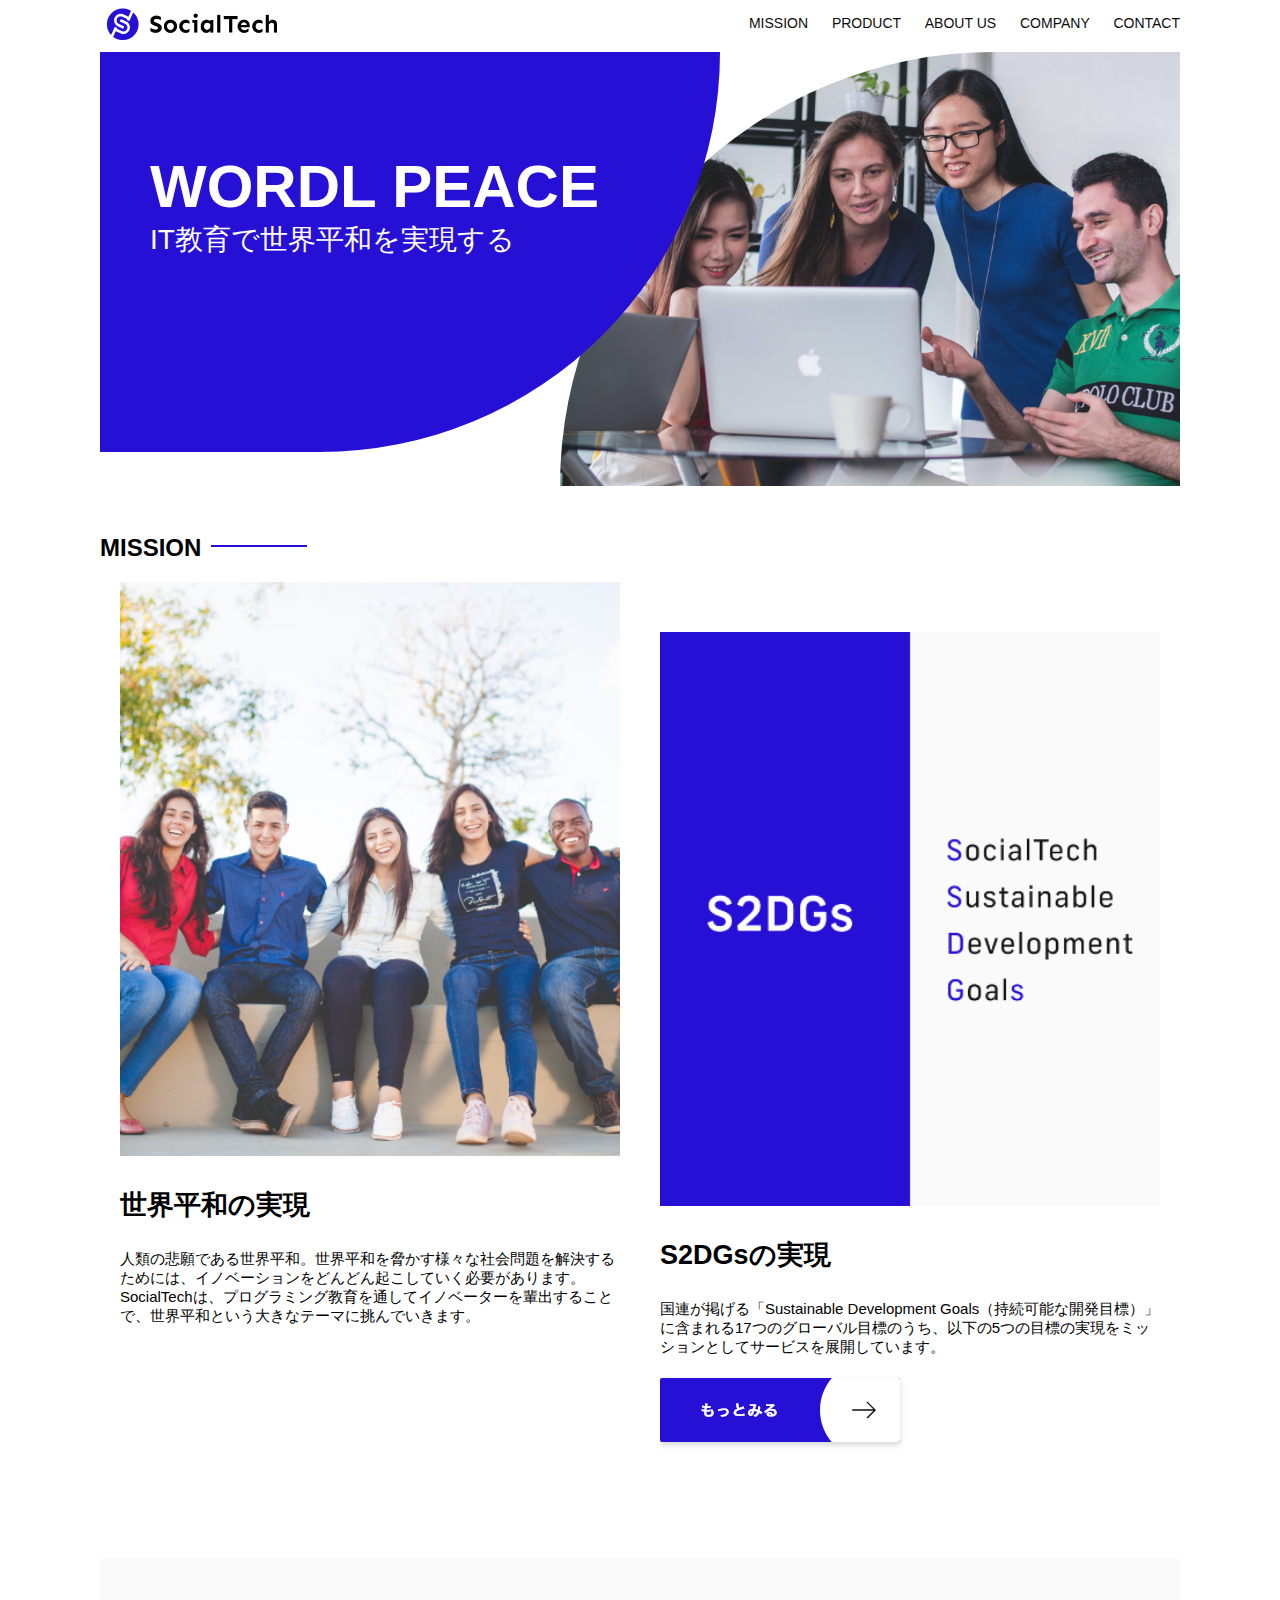
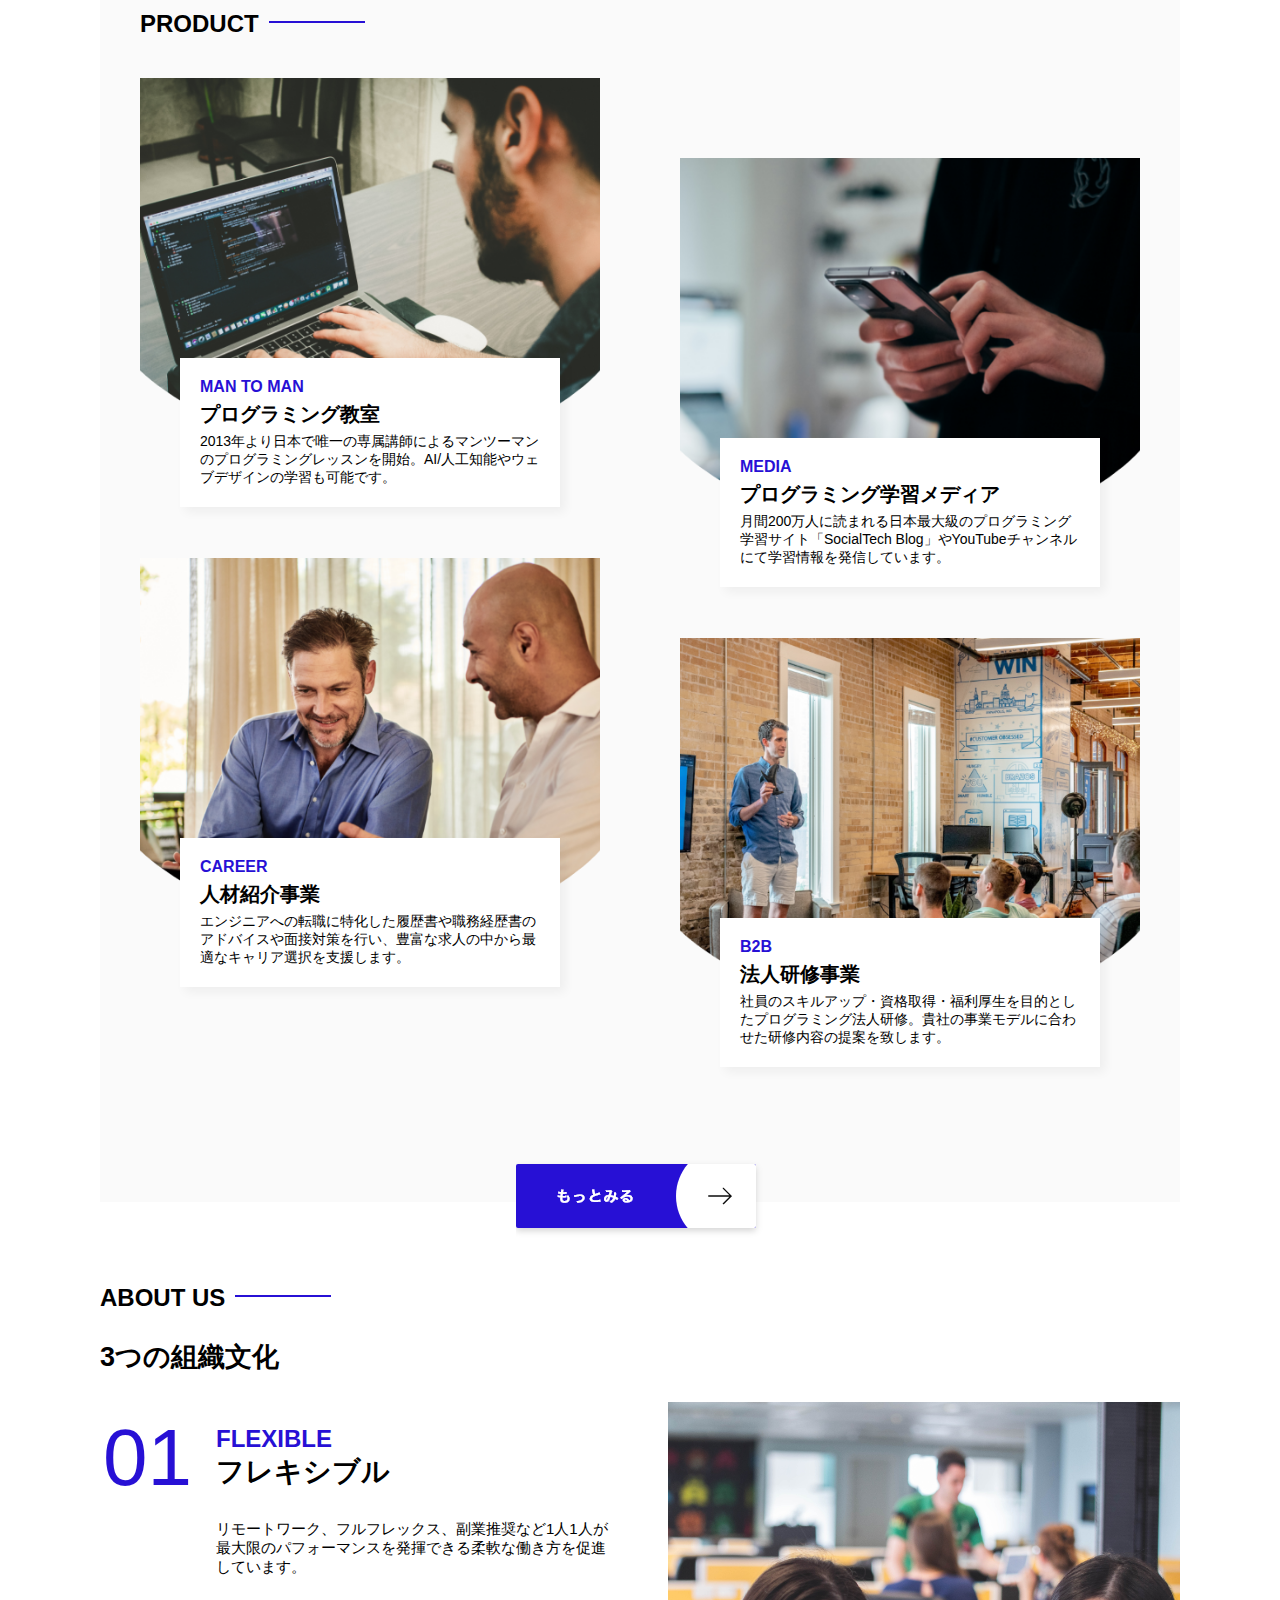
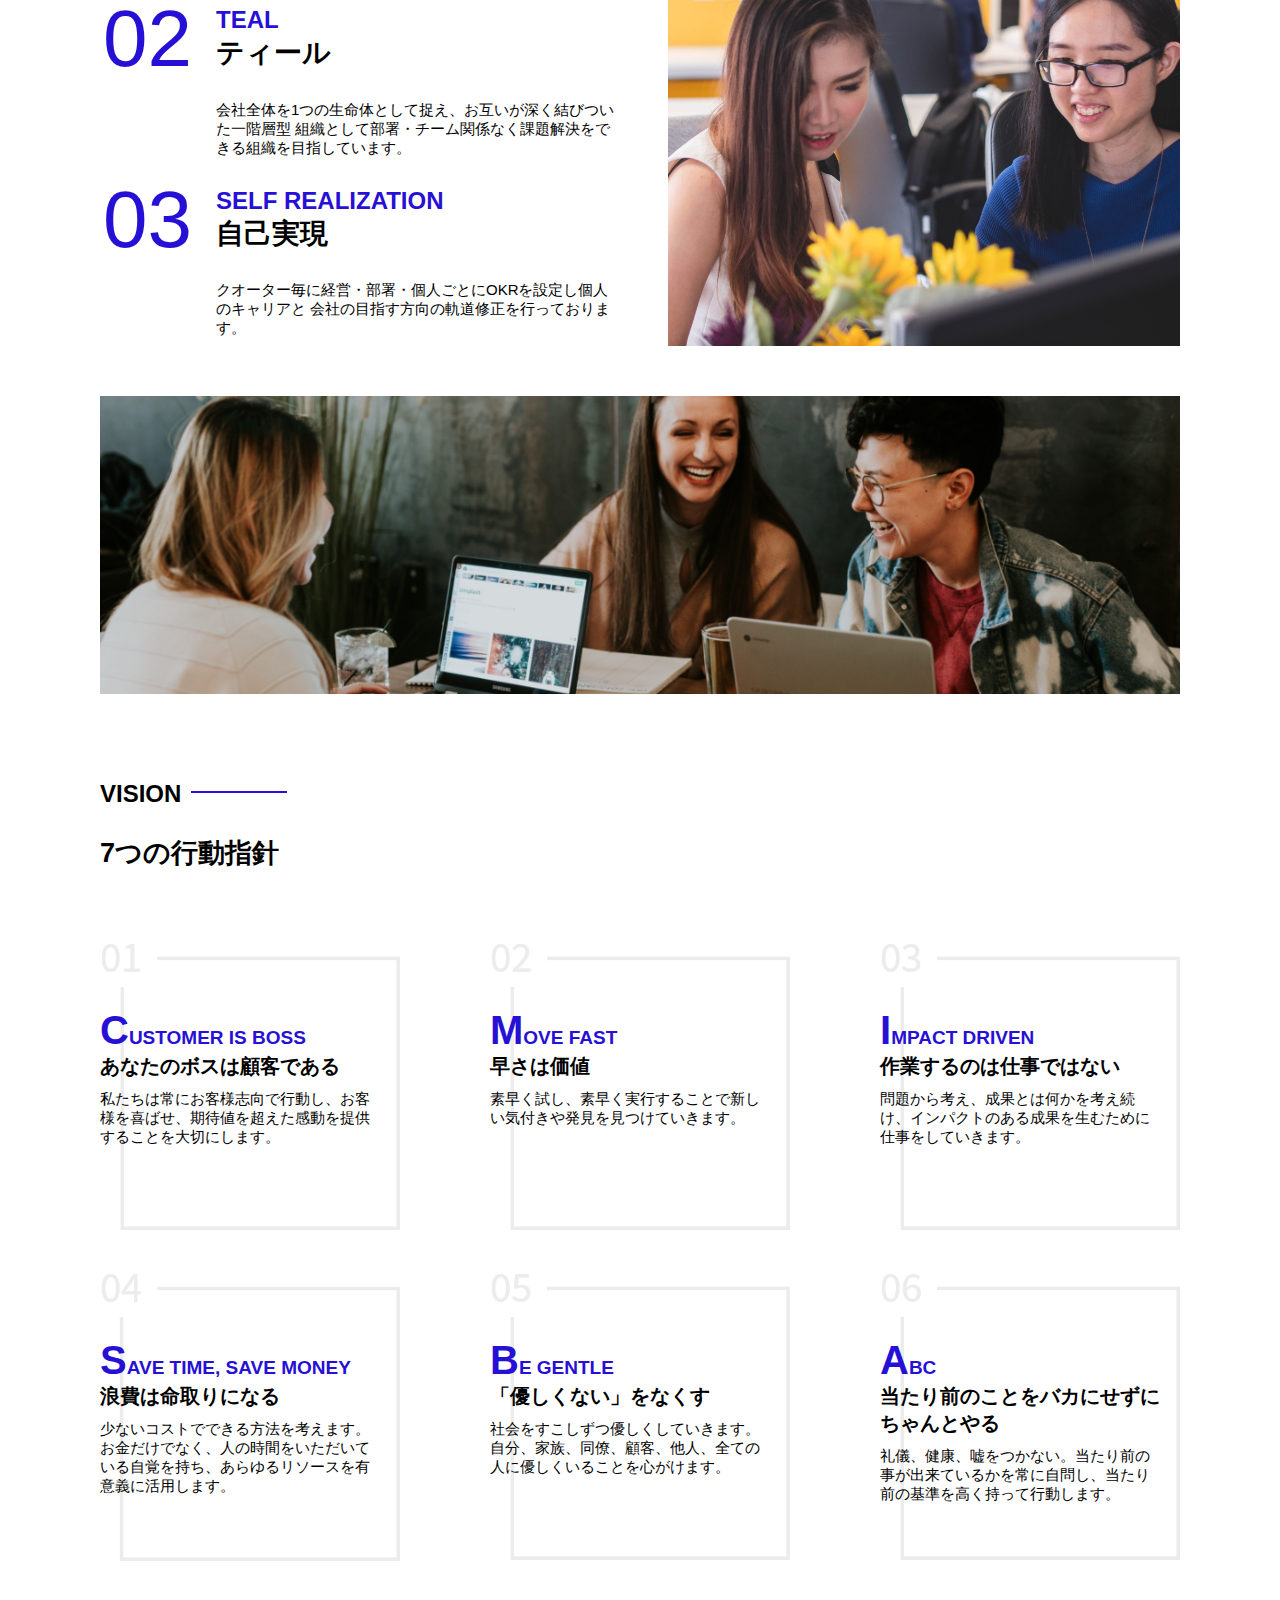
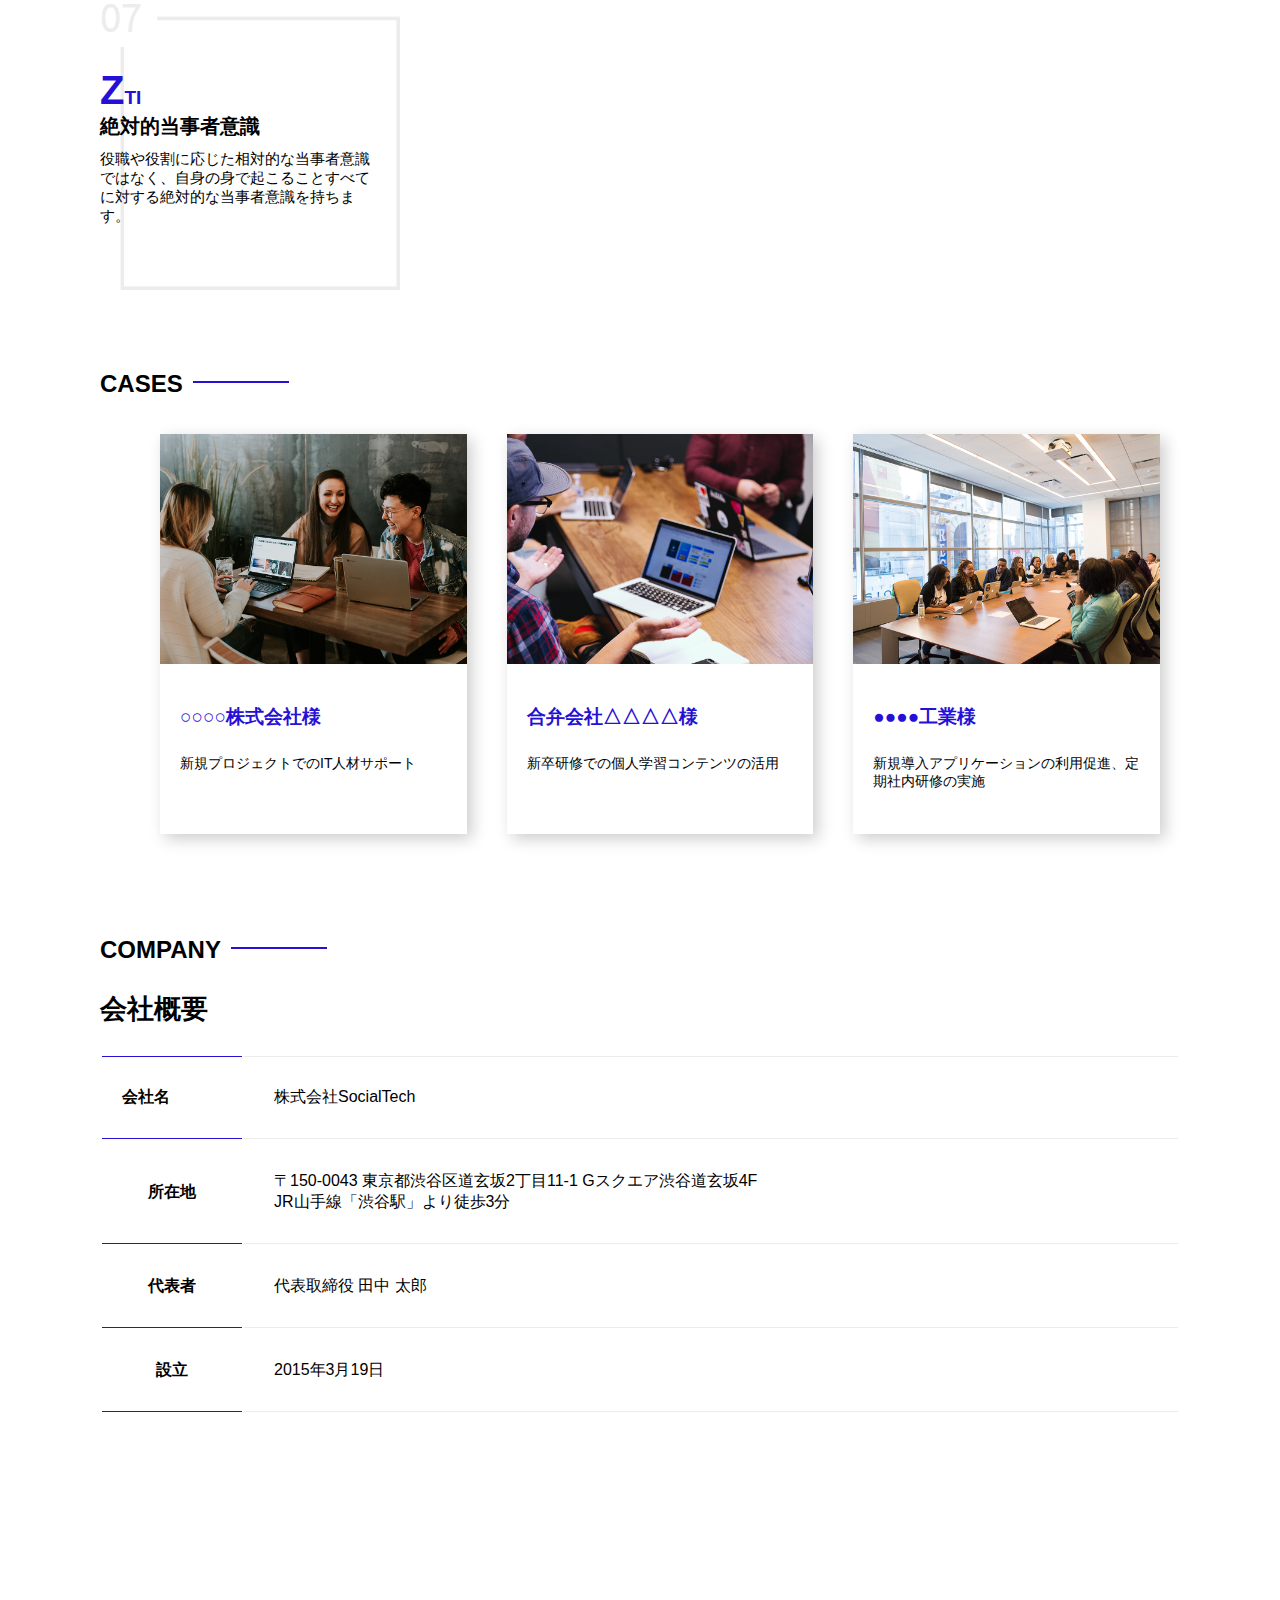
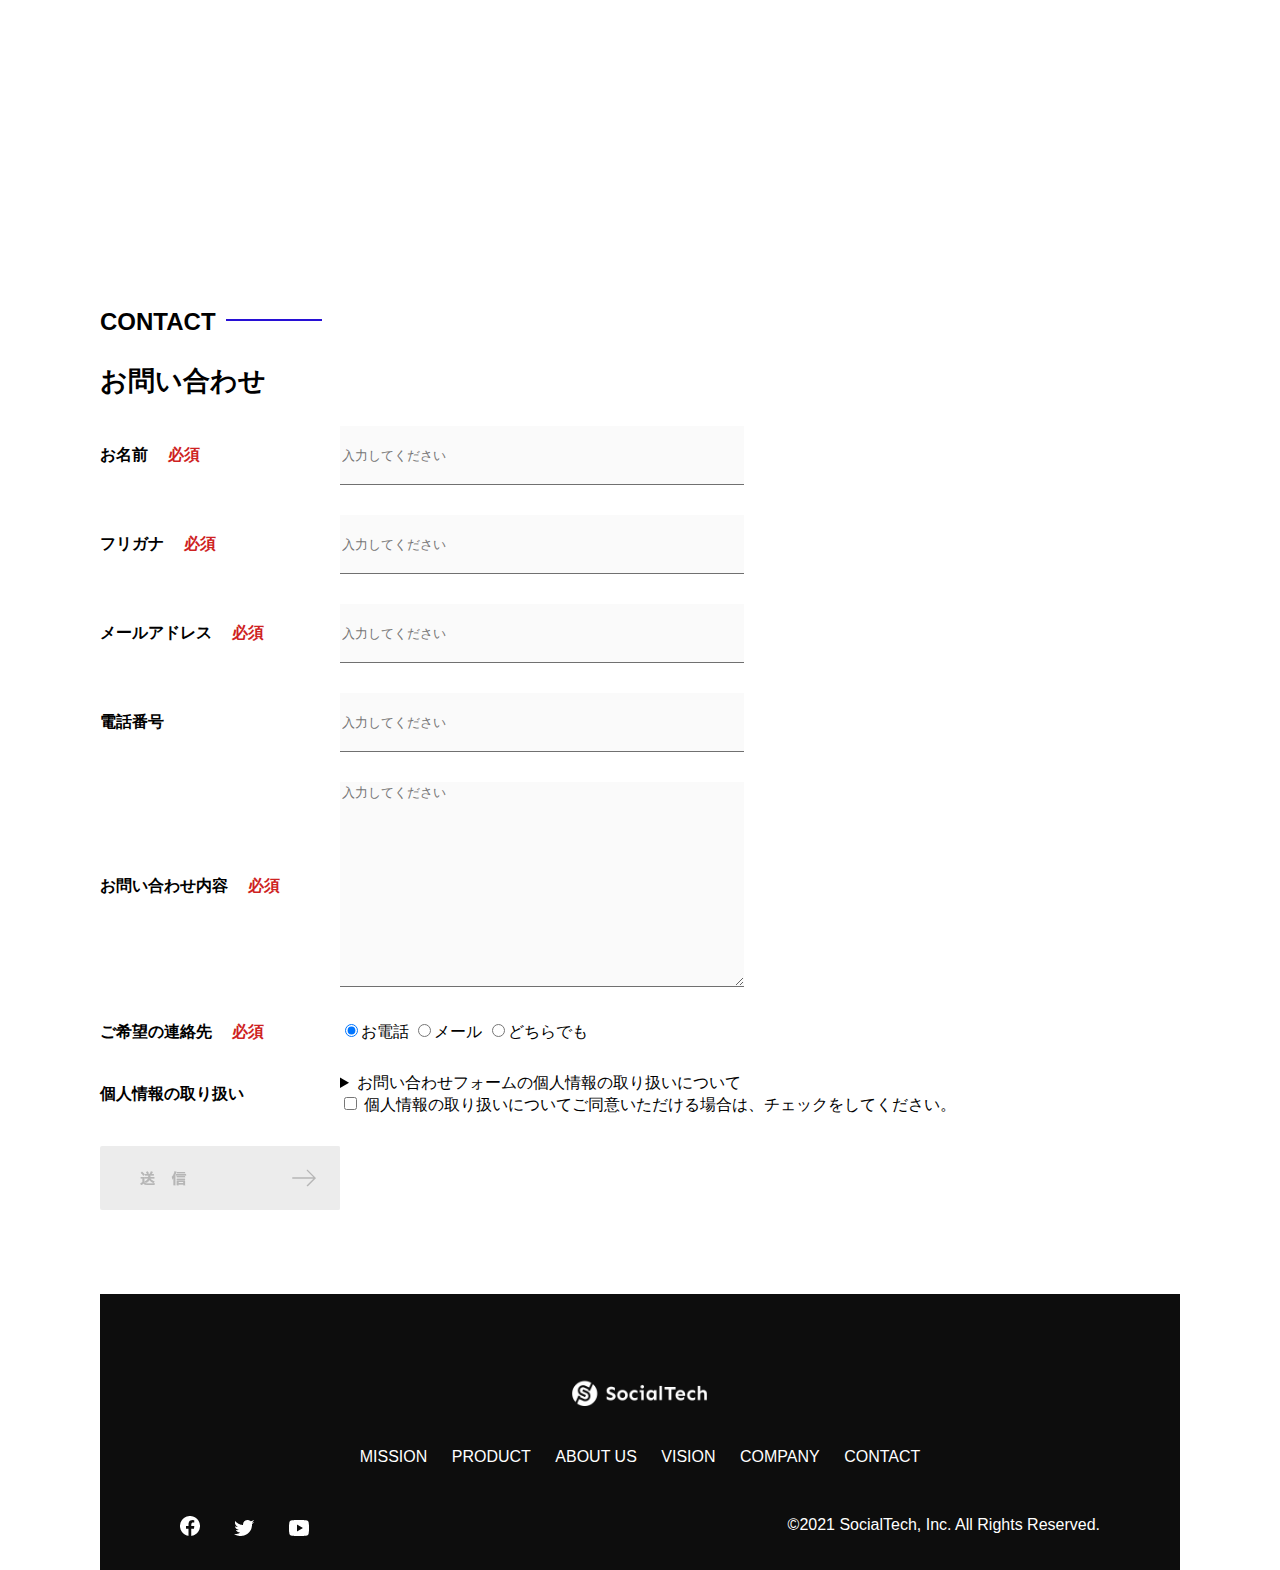
<file: kadai_012/index.html>
<!DOCTYPE html>
<html lang="ja">
  <head>
    <meta name="description" content="SocialTechはEdTech業界のリーディングカンパニーを目指します。">
    <meta charset="utf-8">
    <meta name="viewport" content="width=device-width, initial-scale=1.0">
    <link rel="stylesheet" href="style.css">
    <title>SocialTech</title>
  </head>

  <body>
    <header>
      <!-- ロゴ -->
      <a href="index.html" id="logo"><img src="images/logo.png" alt="トップページに戻る"></a>

      <!-- PC用ナビゲーション -->
      <!-- ページ内リンクはhtml名の後に#id属性名を付ける -->
      <nav id="nav-pc">
        <a href="mission.html">MISSION</a>
        <a href="product.html">PRODUCT</a>
        <a href="index.html#aboutus">ABOUT US</a>
        <a href="index.html#company">COMPANY</a>
        <a href="index.html#contact">CONTACT</a>
      </nav>
    </header>

    <main>
      <article>
        <!-- メインビジュアル -->
        <section id="main-visual">
          <div id="main-message">
            <h1>WORDL PEACE</h1>
            <p>IT教育で世界平和を実現する</p>
          </div>
          <img src="images/index/index-main.png" alt="PCの周りに集まる多国籍の仲間たち">
        </section>

        <!-- ミッション -->
        <section id="mission">
          <h2 class="index-h2">MISSION</h2>

          <div id="mission-flex">
            <div>
              <img id="mission-photo" src="images/index/index-mission.png" alt="屋外のベンチで写真を撮影する多国籍の仲間たち">
              <h3>世界平和の実現</h3>
              <p>
                人類の悲願である世界平和。世界平和を脅かす様々な社会問題を解決するためには、イノベーションをどんどん起こしていく必要があります。SocialTechは、プログラミング教育を通してイノベーターを輩出することで、世界平和という大きなテーマに挑んでいきます。
              </p>
           </div>

           <div>
            <img id="s2dgs" src="images/index/s2dgs.png" alt="S2DGs">
            <h3>S2DGsの実現</h3>
            <p>
              国連が掲げる「Sustainable Development Goals（持続可能な開発目標）」に含まれる17つのグローバル目標のうち、以下の5つの目標の実現をミッションとしてサービスを展開しています。
            </p>
            <a href="mission.html">
              <img src="images/button-more.png" alt="もっとみる">
            </a>
           </div>
         </div>
       </section>

       <!-- プロダクト -->
       <section id="product">
        <h2 class="index-h2">PRODUCT</h2>
        <div>

          <div id="product-left">
            <div>
              <img class="product-photo" src="images/index/index-mantoman.png" alt="PCでコードを書く男性">
              <div class="product-explain">
                <span>MAN TO MAN</span>
                <h3>プログラミング教室</h3>
                <p>2013年より日本で唯一の専属講師によるマンツーマンのプログラミングレッスンを開始。AI/人工知能やウェブデザインの学習も可能です。</p>
              </div>
            </div>

            <div>
              <img class="product-photo" src="images/index/index-career.png" alt="笑顔で話し合う2人の男性">
              <div class="product-explain">
                <span>CAREER</span>
                <h3>人材紹介事業</h3>
                <p>エンジニアへの転職に特化した履歴書や職務経歴書のアドバイスや面接対策を行い、豊富な求人の中から最適なキャリア選択を支援します。</p>
              </div>
            </div>
          </div>

          <div id="product-right">

            <div>
              <img class="product-photo" src="images/index/index-media.png" alt="スマートフォンを操作する人">
              <div class="product-explain">
                <span>MEDIA</span>
                <h3>プログラミング学習メディア</h3>
                <p>月間200万人に読まれる日本最大級のプログラミング学習サイト「SocialTech Blog」やYouTubeチャンネルにて学習情報を発信しています。</p>
              </div>
            </div>

            <div>
              <img class="product-photo" src="images/index/index-b2b.png" alt="講演中の男性とそれを聴く人々">
              <div class="product-explain">
                <span>B2B</span>
                <h3>法人研修事業</h3>
                <p>社員のスキルアップ・資格取得・福利厚生を目的としたプログラミング法人研修。貴社の事業モデルに合わせた研修内容の提案を致します。</p>
              </div>
            </div>
          </div>
        </div>

        <div>
          <a id="product-more" href="product.html">
            <img src="images/button-more.png" alt="もっとみる">
          </a>
        </div>
       </section>

       <!-- ABOUT US -->
       <section id="aboutus">
        <h2 class="index-h2">ABOUT US</h2>
        <h3>3つの組織文化</h3>
        <div>
          <table class="culture-table">
            <tr>
              <td>
                <span class="culture-num">01</span>
              </td>
              <td>
                <span class="culture-en">FLEXIBLE</span>
                <span class="culture-jp">フレキシブル</span>
              </td>
            </tr>
            <tr>
              <td>
                <!-- 空白です -->
              </td>
              <td>
                <p class="culture-description">
                  リモートワーク、フルフレックス、副業推奨など1人1人が最大限のパフォーマンスを発揮できる柔軟な働き方を促進しています。
                </p>
              </td>
            </tr>
            <tr>
              <td>
                <span class="culture-num">02</span>
              </td>
              <td>
                <span class="culture-en">TEAL</span>
                <span class="culture-jp">ティール</span>
              </td>
            </tr>
            <tr>
              <td>
                <!-- 空白です -->
              </td>
              <td>
                <p class="culture-description">
                  会社全体を1つの生命体として捉え、お互いが深く結びついた一階層型
                  組織として部署・チーム関係なく課題解決をできる組織を目指しています。
                </p>
              </td>
            </tr>
            <tr>
              <td>
                <span class="culture-num">03</span>
              </td>
              <td>
                <span class="culture-en">SELF REALIZATION</span>
                <span class="culture-jp">自己実現</span>
              </td>
            </tr>
            <tr>
              <td>
                <!-- 空白です -->
              </td>
              <td>
                <p class="culture-description">
                  クオーター毎に経営・部署・個人ごとにOKRを設定し個人のキャリアと
                  会社の目指す方向の軌道修正を行っております。
                </p>
              </td>
            </tr>
          </table>
          <img class="culture-img" src="images/index/index-aboutus1.png" alt="笑顔で話し合う2人の女性">
        </div>
        <img class="culture-img2" src="images/index/index-aboutus2.png" alt="笑顔で話し合う3人の男女">
       </section>

       <!-- VISION -->
       <section id="vision">
        <h2 class="index-h2">VISION</h2>
        <h3>7つの行動指針</h3>
        <div>

          <div class="vision-box">
            <img src="images/index/vision-01.png" alt="01">
            <span>
              <h4>CUSTOMER IS BOSS</h4>
              <h5>あなたのボスは顧客である</h5>
              <p>私たちは常にお客様志向で行動し、お客様を喜ばせ、期待値を超えた感動を提供することを大切にします。</p>
            </span>
          </div>

          <div class="vision-box">
            <img src="images/index/vision-02.png" alt="02">
            <span>
              <h4>MOVE FAST</h4>
              <h5>早さは価値</h5>
              <p>素早く試し、素早く実行することで新しい気付きや発見を見つけていきます。</p>
            </span>
          </div>

          <div class="vision-box">
            <img src="images/index/vision-03.png" alt="03">
            <span>
              <h4>IMPACT DRIVEN</h4>
              <h5>作業するのは仕事ではない</h5>
              <p>問題から考え、成果とは何かを考え続け、インパクトのある成果を生むために仕事をしていきます。</p>
            </span>
          </div>

          <div class="vision-box">
            <img src="images/index/vision-04.png" alt="04">
            <span>
              <h4>SAVE TIME, SAVE MONEY</h4>
              <h5>浪費は命取りになる</h5>
              <p>少ないコストでできる方法を考えます。お金だけでなく、人の時間をいただいている自覚を持ち、あらゆるリソースを有意義に活用します。</p>
            </span>
          </div>

          <div class="vision-box">
            <img src="images/index/vision-05.png" alt="05">
            <span>
              <h4>BE GENTLE</h4>
              <h5>「優しくない」をなくす</h5>
              <p>社会をすこしずつ優しくしていきます。自分、家族、同僚、顧客、他人、全ての人に優しくいることを心がけます。</p>
            </span>
          </div>

          <div class="vision-box">
            <img src="images/index/vision-06.png" alt="06">
            <span>
              <h4>ABC</h4>
              <h5>当たり前のことをバカにせずにちゃんとやる</h5>
              <p>礼儀、健康、嘘をつかない。当たり前の事が出来ているかを常に自問し、当たり前の基準を高く持って行動します。</p>
            </span>
          </div>

          <div class="vision-box">
            <img src="images/index/vision-07.png" alt="07">
            <span>
              <h4>ZTI</h4>
              <h5>絶対的当事者意識</h5>
              <p>役職や役割に応じた相対的な当事者意識ではなく、自身の身で起こることすべてに対する絶対的な当事者意識を持ちます。</p>
            </span>
          </div>

        </div>
       </section>

       <!-- CASES -->
       <section id="cases">
        <h2 class="index-h2">CASES</h2>
        <ul>
          <li class="case-card">
            <img class="case-img" src="images/index/case-1.png" alt="仲良く語り合う3人">
            <div class="case-info">
              <h4 class="case-name">○○○○株式会社様</h4>
              <p class="case-content">新規プロジェクトでのIT人材サポート</p>
            </div>
          </li>

          <li class="case-card">
            <img class="case-img" src="images/index/case-2.png" alt="PCでコンテンツを見る">
            <div class="case-info">
              <h4 class="case-name">合弁会社△△△△様</h4>
              <p class="case-content">新卒研修での個人学習コンテンツの活用</p>
            </div>
          </li>

          <li class="case-card">
            <img class="case-img" src="images/index/case-3.png" alt="社内研修中の会議室">
            <div class="case-info">
              <h4 class="case-name">●●●●工業様</h4>
              <p class="case-content">新規導入アプリケーションの利用促進、定期社内研修の実施</p>
            </div>
          </li>
        </ul>

       </section>

       <!-- COMPANY -->
       <section id="company">
        <h2 class="index-h2">COMPANY</h2>
        <h3>会社概要</h3>
        <table id="company-table">
          <tr>
            <th class="tableheader-first">会社名</th>
            <td class="cell-first">株式会社SocialTech</td>
          </tr>
          <tr>
            <th class="tableheader">所在地</th>
            <td class="cell">〒150-0043 東京都渋谷区道玄坂2丁目11-1 Gスクエア渋谷道玄坂4F<br>JR山手線「渋谷駅」より徒歩3分</td>
          </tr>
          <tr>
            <th class="tableheader">代表者</th>
            <td class="cell">代表取締役 田中 太郎</td>
          </tr>
          <tr>
            <th class="tableheader">設立</th>
            <td class="cell">2015年3月19日</td>
          </tr>
        </table>

        <iframe src="https://www.google.com/maps/embed?pb=!1m18!1m12!1m3!1d3241.773746501084!2d139.69358217524947!3d35.65794563125371!2m3!1f0!2f0!3f0!3m2!1i1024!2i768!4f13.1!3m3!1m2!1s0x60188be0535d9a81%3A0xb09a6e9018e3debd!2z44CSMTUwLTAwNDMg5p2x5Lqs6YO95riL6LC35Yy66YGT546E5Z2C77yS5LiB55uu77yR77yR4oiS77yR!5e0!3m2!1sja!2sjp!4v1707273916561!5m2!1sja!2sjp" width="600" height="450" style="border:0;" allowfullscreen="" loading="lazy" referrerpolicy="no-referrer-when-downgrade"></iframe>
      </section>

      <!-- お問い合わせフォーム -->
      <section id="contact">
        <h2 class="index-h2">CONTACT</h2>
        <h3>お問い合わせ</h3>

        <!-- お問い合わせフォームを送信する -->
        <!-- STATIC FORMSのフォームタグ -->
        <form action="https://api.staticforms.xyz/submit" method="post">
          <input type="text" name="honeypot" style="display:none">
          <!-- 生成されたアクセスキーを入力 -->
          <input type="hidden" name="accessKey" value="94481fc9-2432-4125-a7e4-99f0101b4c77">
          <!-- メールのタイトル -->
          <input type="hidden" name="subject" value="お問い合わせフォーム" />
          <!-- valueへ送信先のアドレスを設定 -->
          <input type="hidden" name="replyTo" value="yfujii0110@gmail.com">
          <!-- redirectToのURLは公開後のURLへリンクする -->
          <input type="hidden" name="redirectTo" value="https://example.com/contact/success">

          <!-- unput_type="text"とtextarea -->
          <div>
            <div class="contact-heading">
              <label class="contact-label">お名前<span class="contact-span">必須</span></label>
            </div>
            <div>
              <input type="text" name="name" placeholder="入力してください" class="contact-textbox">
            </div>
          </div>

          <div>
            <div class="contact-heading">
              <label class="contact-label">フリガナ<span class="contact-span">必須</span></label>
            </div>
            <div>
              <input type="text" name="hurigana" placeholder="入力してください" class="contact-textbox">
            </div>
          </div>

          <div>
            <div class="contact-heading">
              <label class="contact-label">メールアドレス<span class="contact-span">必須</span></label>
            </div>
            <div>
              <input type="text" name="email" placeholder="入力してください" class="contact-textbox">
            </div>
          </div>

          <div>
            <div class="contact-heading">
              <label class="contact-label">電話番号</label>
            </div>
            <div>
              <input type="text" name="tel" placeholder="入力してください" class="contact-textbox">
            </div>
          </div>

          <div>
            <div class="contact-heading">
              <label class="contact-label">お問い合わせ内容<span class="contact-span">必須</span></label>
            </div>
            <div>
              <textarea class="contact-textarea" placeholder="入力してください" name="mesage"></textarea>
            </div>
          </div>

          <!-- ラジオボタン -->
          <div>
            <div class="contact-heading">
              <label class="contact-label">ご希望の連絡先<span class="contact-span">必須</span></label>
            </div>
            <div>
              <input class="radiobutton" type="radio" value="tel" name="contact" checked><label>お電話</label>
              <input class="radiobutton" type="radio" value="mail" name="contact"><label>メール</label>
              <input class="radiobutton" type="radio" value="both" name="contact"><label>どちらでも</label>
            </div>
          </div>

          <!-- チェックボックス -->
          <div>
            <div class="contact-heading">
              <label class="contact-label">個人情報の取り扱い</label>
            </div>
            <div>
              <details>
                <summary>お問い合わせフォームの個人情報の取り扱いについて</summary>
                <div>
                  <span>１．組織の名称又は氏名</span><br>
                   株式会社SocialTech<br><br>
                   <span>２．個人情報保護管理者（若しくはその代理人）の氏名又は職名、所属及び連絡先
                     鈴木 一郎 コーポレート部</span><br>
                   メールアドレス：support@socialtech.net<br>
                   TEL：03-xxxx-xxxx<br>
                   <span>３．個人情報の利用目的</span><br>
                   ・本サービス及び本サービスに関連する情報の提供又はそれらに関する連絡のため<br>
                   ・ユーザーの本人確認のため<br>
                   ・当社サービスのご案内のため<br>
                   ・当社の商品等の広告または宣伝（電子メールによるものを含むものとします。）<br><br>
                   <span>４．個人情報の取り扱い業務の委託</span><br>
                   個人情報の取扱業務の全部または一部を外部に業務委託する場合があります。<br>
                   その際、弊社は、個人情報を適切に保護できる管理体制を敷き実行していることを条件として<br>
                   委託先を厳選したうえで、機密保持契約を委託先と締結し、お客様の個人情報を厳密に管理させます。<br><br>
                   <span>５．個人情報の開示等の請求</span><br>
                   お客様は、弊社に対してご自身の個人情報の開示等（利用目的の通知、開示、内容の訂正・追加・削除、利用の停止または消去、第三者への提供の停止）に関して、当社問合わせ窓口に申し出ることができます。<br>
                   その際、弊社はお客様ご本人を確認させていただいたうえで、合理的な期間内に対応いたします。<br><br>
                   なお、個人情報に関する弊社問合わせ先は、次の通りです。<br><br>
                   株式会社SocialTech　個人情報問合せ窓口<br>
                   〒150-0043　東京都渋谷区道玄坂2丁目11-1 Ｇスクエア渋谷道玄坂 4F<br>
                   メールアドレス：support@socialtech.net　TEL：03-xxxx-xxxx<br><br>
                   <span>６．個人情報を提供されることの任意性について</span><br><br>
                   お客様がご自身の個人情報を弊社に提供されるか否かは、お客様のご判断によりますが、もしご提供されない場合には、適切なサービスが提供できない場合がありますので予めご了承ください。
                </div>
              </details>
              <input type="checkbox" name="agree">
              <span>個人情報の取り扱いについてご同意いただける場合は、チェックをしてください。</span>
            </div>
          </div>

          <!-- 送信ボタン -->
          <!-- input_type="image"で画像をボタンにできる -->
          <input type="image" src="images/button-submit.png" alt="送信する">
        </form>
      </section>
     </article>

     <!-- フッター -->
     <footer>
      <div id="footer-logo">
        <img src="images/logo-sp.png" alt="SocialTech">
      </div>

      <!-- サイトのナビゲーション -->
      <div id="footer-link">
        <a href="mission.html">MISSION</a>
        <a href="product.html">PRODUCT</a>
        <a href="index.html#aboutus">ABOUT US</a>
        <a href="index.html#vision">VISION</a>
        <a href="index.html#company">COMPANY</a>
        <a href="index.html#contact">CONTACT</a>
      </div>

      <!-- SNS -->
      <div id="sns-footer">
        <a href="https://www.facebook.com/sejuku2013" target="_blank" rel="noopener noreferrer"><img src="images/button-facebook.png" alt="Facebookのリンク"></a>
        <a href="https://twitter.com/samuraijuku" target="_blank" rel="noopener noreferrer"><img src="images/button-twitter.png" alt="Twitterのリンク"></a>
        <a href="https://www.youtube.com/channel/UCCFOQO5aDK0xXam4cUQXT8g" target="_blank" rel="noopener noreferrer"><img src="images/button-youtube.png" alt="YouTubeのリンク"></a>
        <span id="copyright">&copy;2021 SocialTech, Inc. All Rights Reserved.</span>
      </div>
     </footer>
   </main>
 </body>
 
</html>
</file>
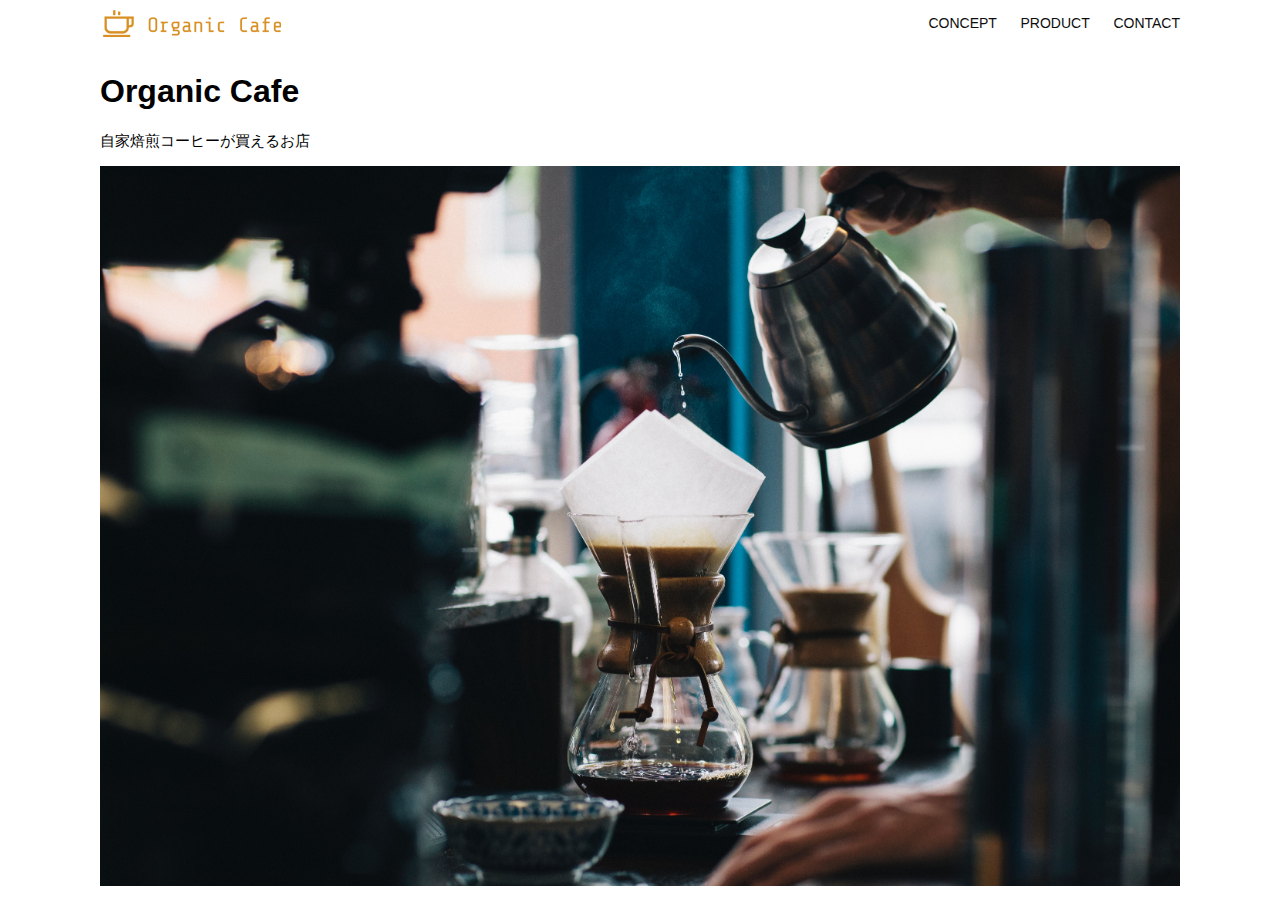
<file: kadai_013/index.html>
<!DOCTYPE html>
<html>
  <head>
    <title>Organic Cafe</title>
    <meta charset="UTF-8" />
    <meta
      name="description"
      content="自家焙煎のコーヒーがお家で楽しめるOrganic Cafe"
    />
    <meta name="viewport" content="width=device-width, initial-scale=1.0" />
    <link rel="stylesheet" href="style.css" />
  </head>
  <body>
    <!-- ヘッダー -->
    <header>
      <!-- ロゴ -->
      <a href="index.html" id="logo"
        ><img src="images/logo.png" alt="トップページに戻る"
      /></a>

      <!-- PC用ナビゲーション -->
      <nav id="nav-pc">
        <a href="index.html#concept">CONCEPT</a>
        <a href="index.html#product">PRODUCT</a>
        <a href="index.html#contact">CONTACT</a>
      </nav>

      <!-- スマホ用ナビゲーション -->
      <img id="menu-sp" src="images/button-menu.png" alt="ナビゲーションを開く" onclick="document.getElementById('nav-sp').style.display='block'">
      <nav id="nav-sp">
        <img id="close" src="images/button-close.png" alt="ナビゲーションを閉じる" onclick="document.getElementById('nav-sp').style.display='none'">
        <a id="logo-sp" href="index.html" onclick="document.getElementById('nav-sp').style.display='none'">
          <img src="images/logo-sp.png" alt="トップページに戻る">
        </a>
        <a class="menu" href="index.html#concept" onclick="document.getElementById('nav-sp').style.display='none'">CONCEPT</a>
        <a class="menu" href="index.html#product" onclick="document.getElementById('nav-sp').style.display='none'">PRODUCT</a>
        <a class="menu" href="index.html#contact" onclick="document.getElementById('nav-sp').style.display='none'">CONTACT</a>
      </nav>
    </header>
    <main>
      <article>
        <!-- メインビジュアル -->
        <section id="main-visual">
          <div id="main-message">
            <h1>Organic Cafe</h1>
            <p>自家焙煎コーヒーが買えるお店</p>
          </div>
          <img
            src="images/main-image.jpg"
            alt="コーヒーをハンドドリップで淹れる画像"
          />
        </section>
      </article>
    </main>
  </body>
</html>
</file>
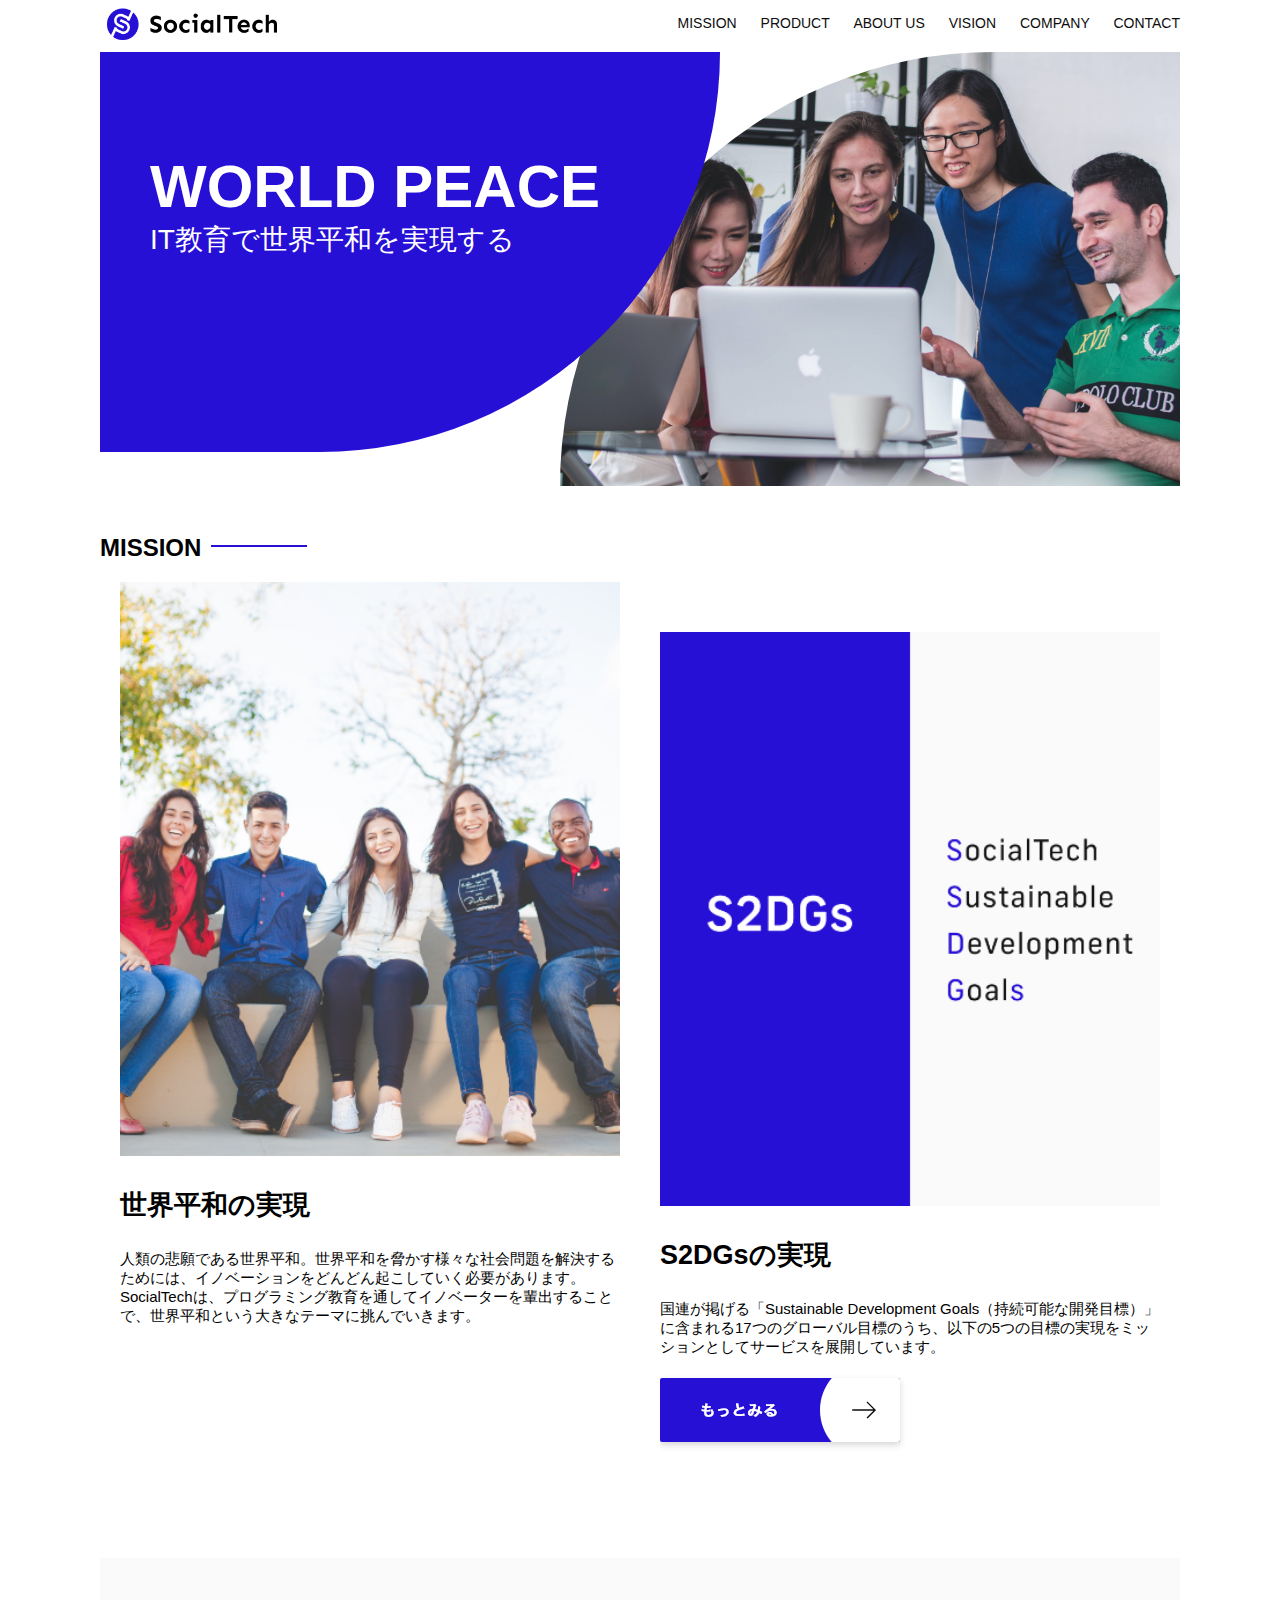
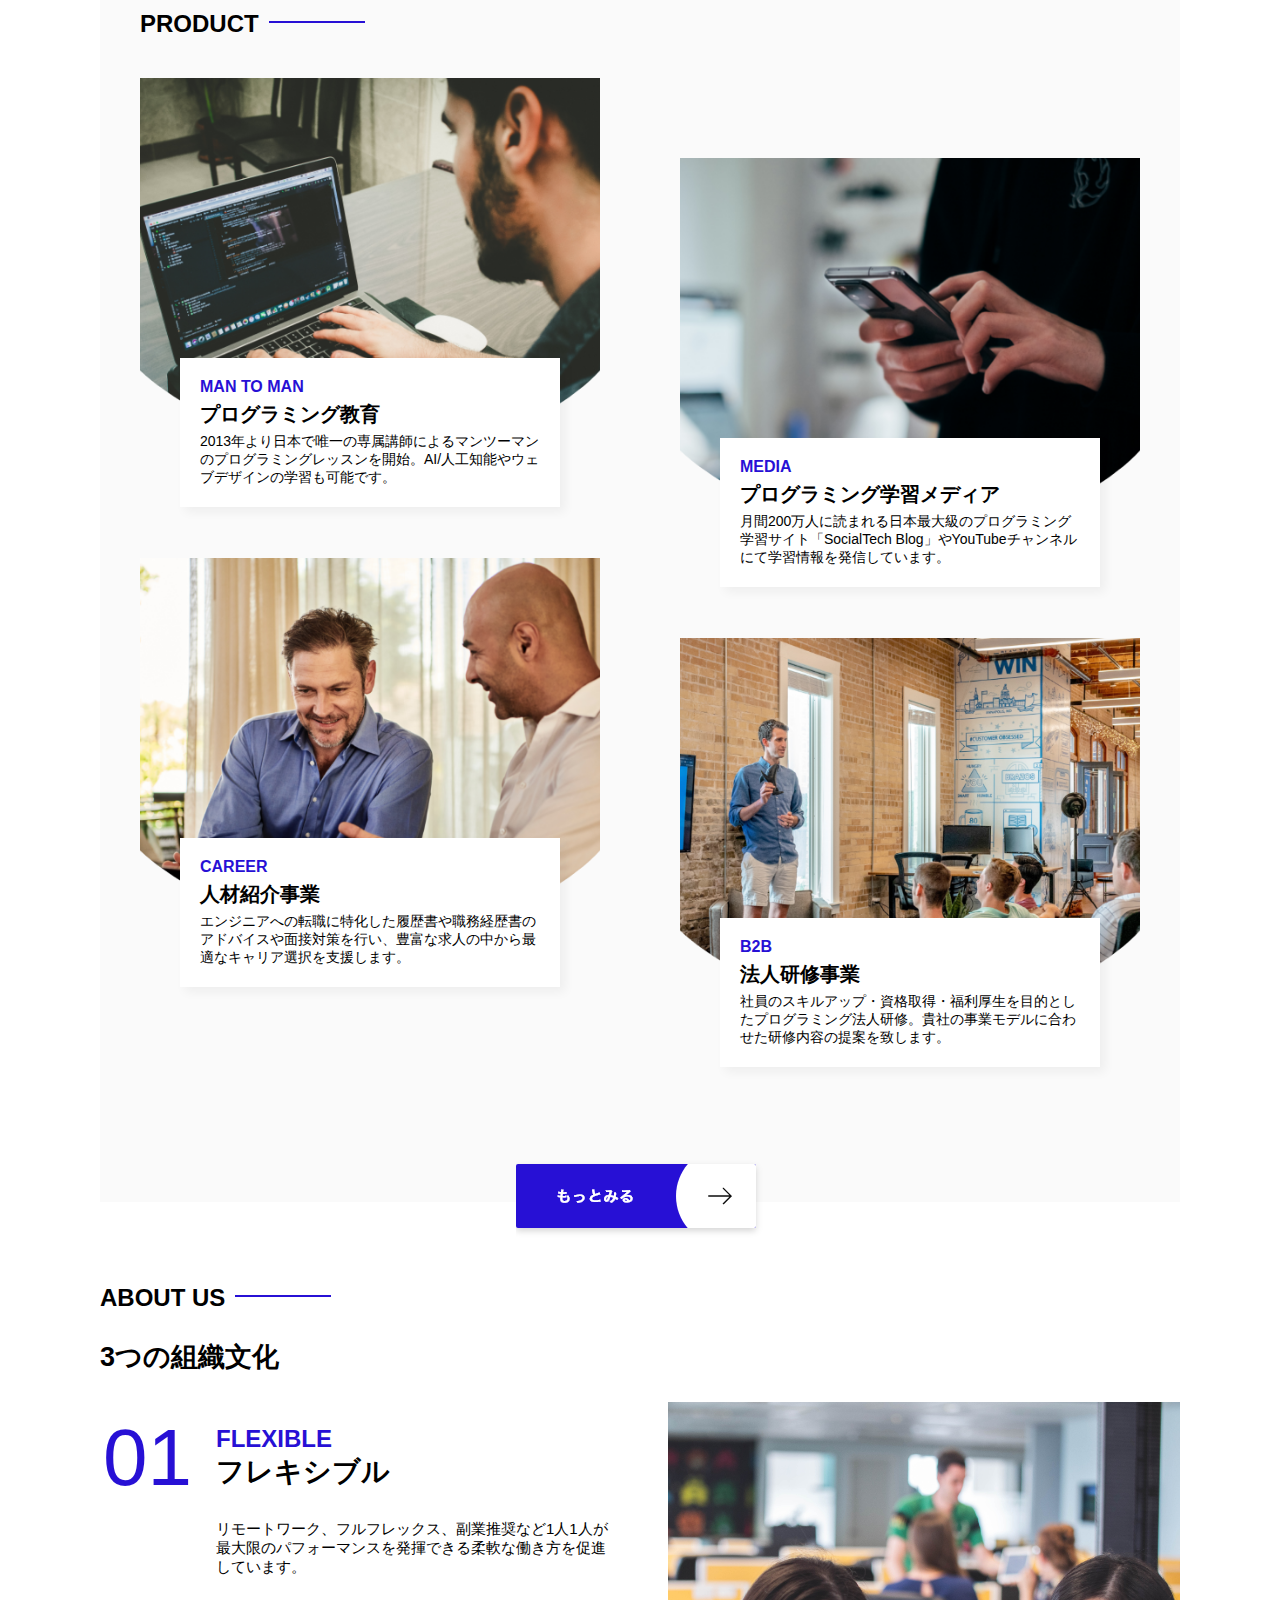
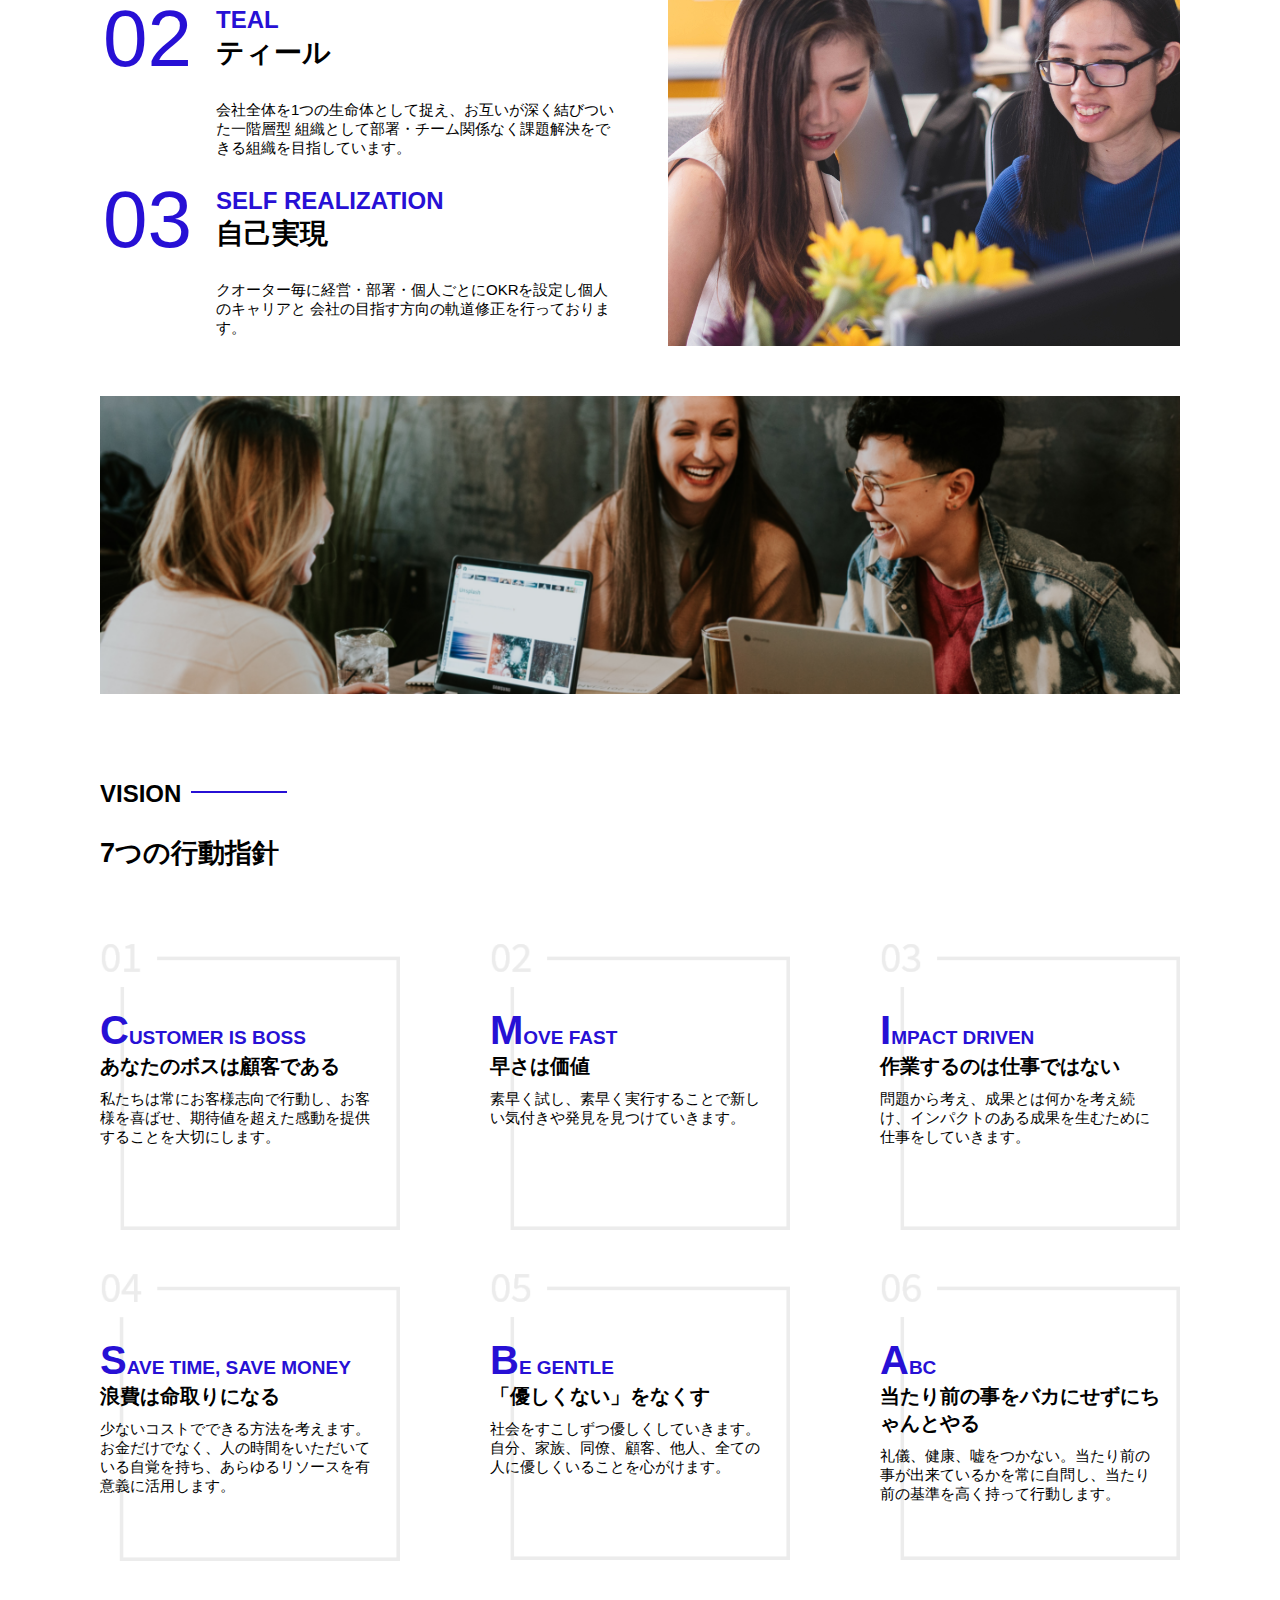
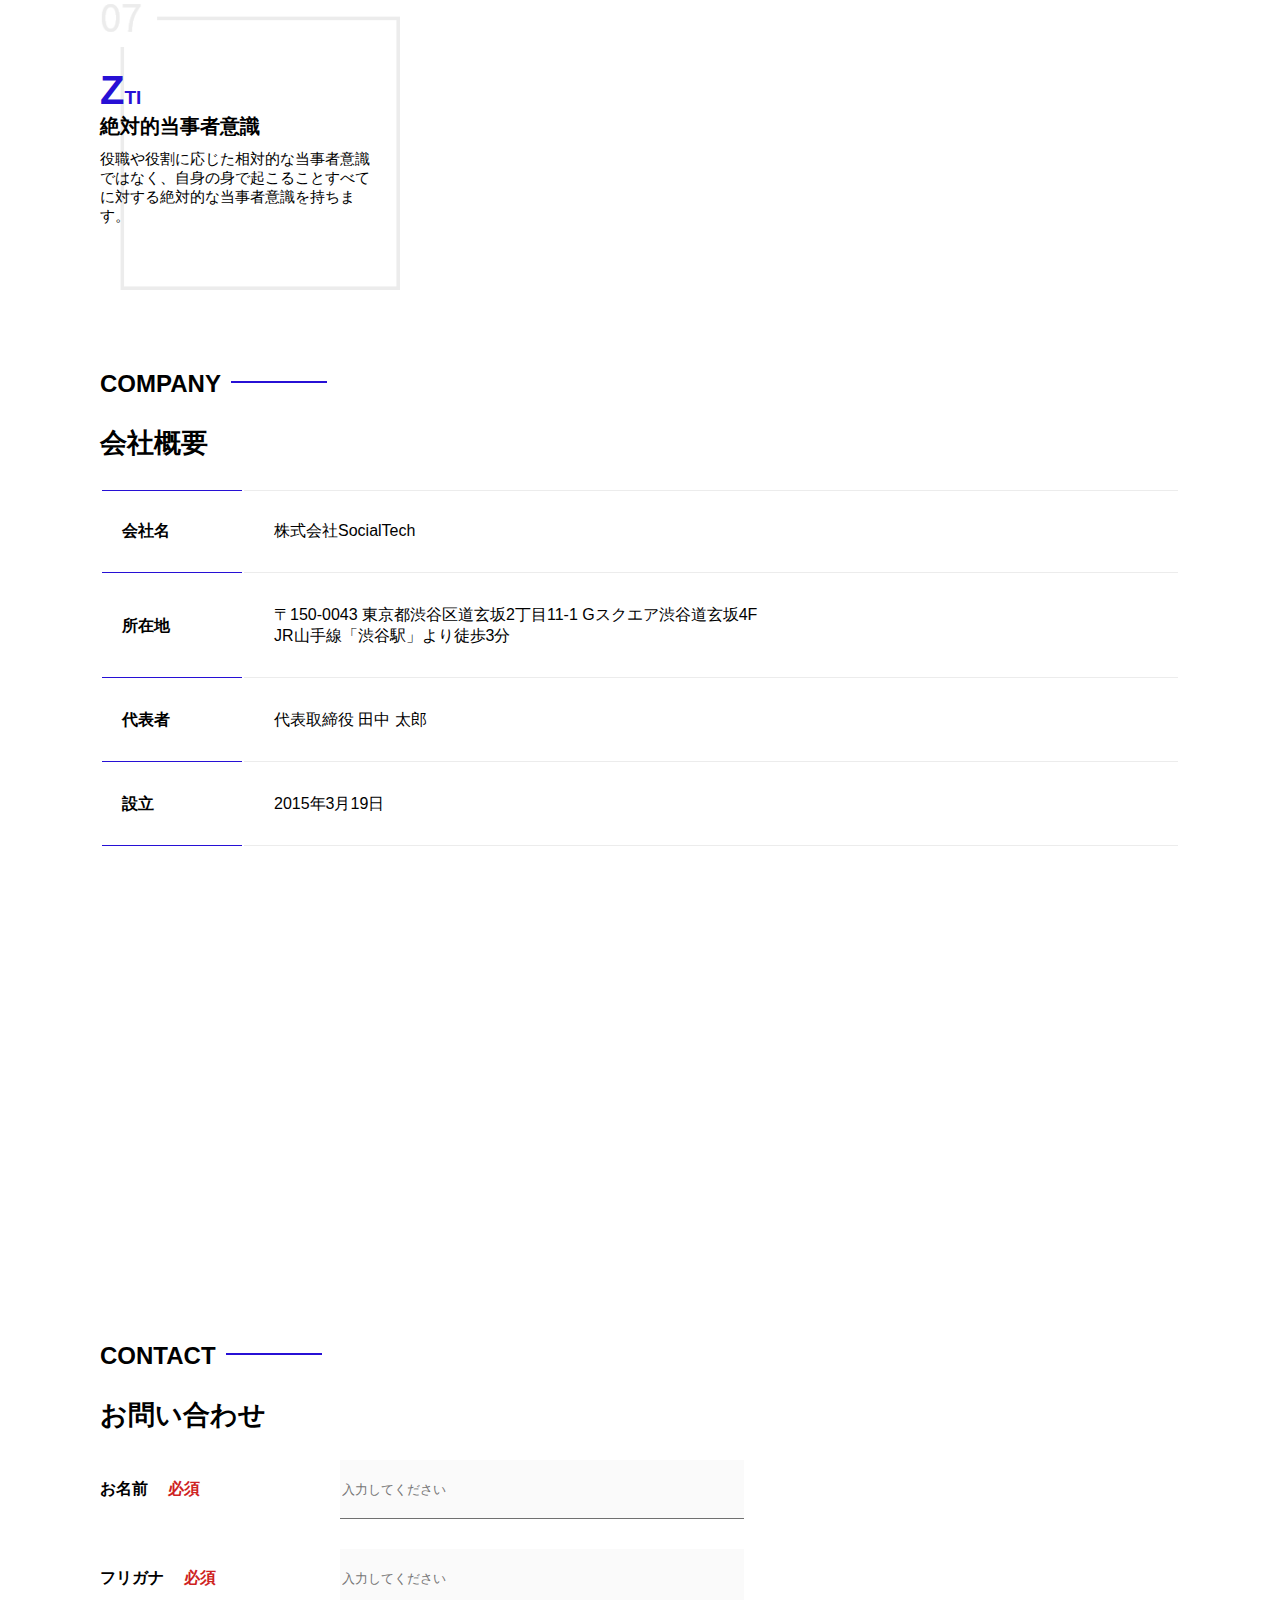
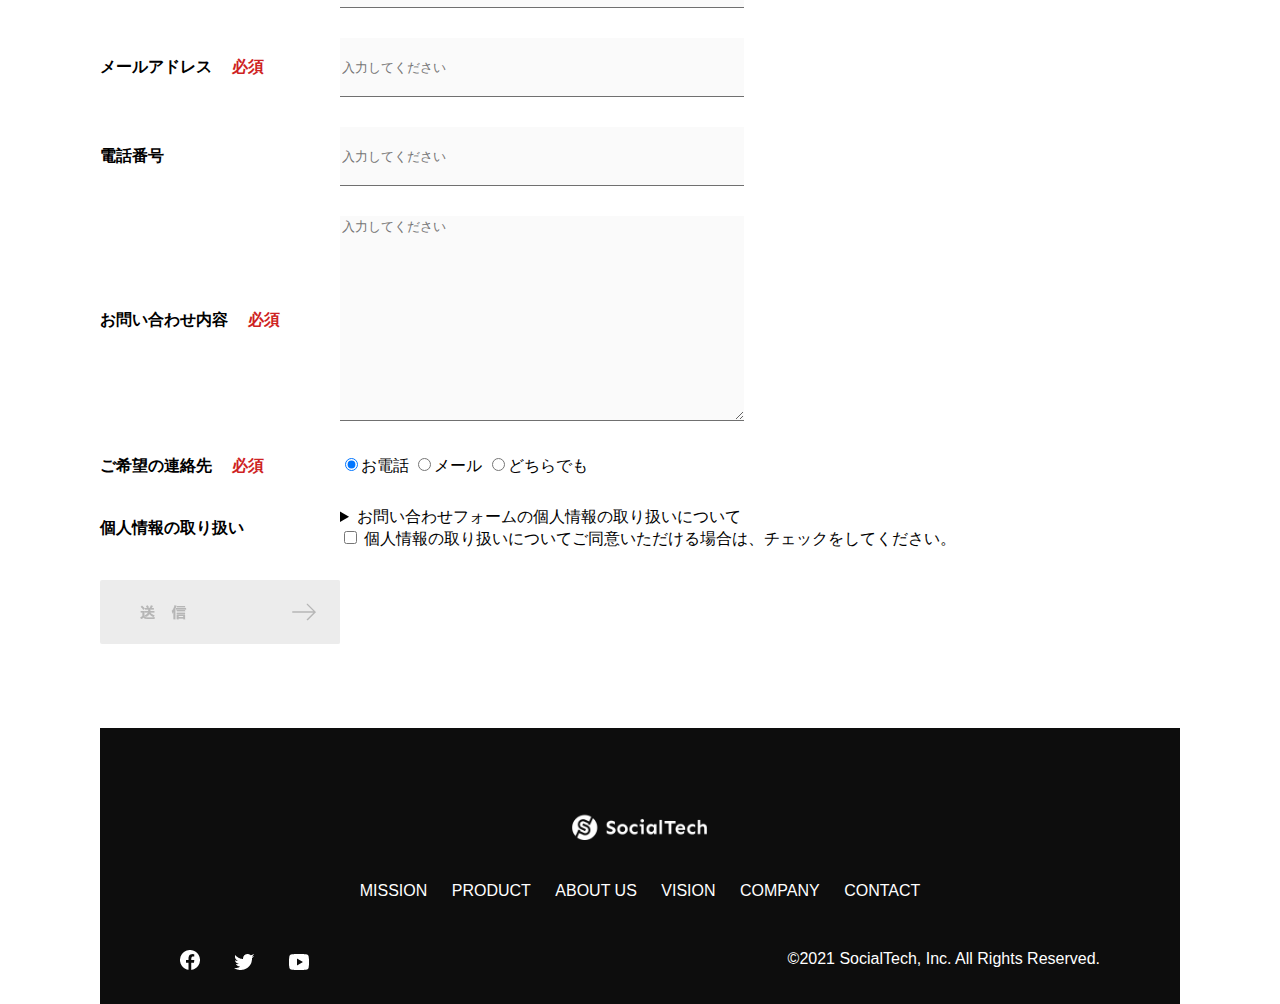
<file: kadai_tutorial_output/index.html>
<!DOCTYPE html>
<html lang="ja">
  <head>
    <meta name="description" content="SocialTechはEdTech業界のリーディングカンパニーを目指します。">
    <meta charset="utf-8">
    <meta name="viewport" content="width=device-width, initial-scale=1.0">
    <link rel="stylesheet" href="style.css">
    <title>SocialTech</title>
  </head>

  <body>
    <header>
      <!-- ロゴ -->
      <a href="index.html" id="logo"><img src="images/logo.png" alt="トップページに戻る"></a>

      <!-- PC用ナビゲーション -->
      <!-- ページ内リンクはhtml名の後に#id属性名を付ける -->
      <nav id="nav-pc">
        <a href="mission.html">MISSION</a>
        <a href="product.html">PRODUCT</a>
        <a href="index.html#aboutus">ABOUT US</a>
        <a href="index.html#vision">VISION</a>
        <a href="index.html#company">COMPANY</a>
        <a href="index.html#contact">CONTACT</a>
      </nav>

      <!-- スマホ用メニューボタン -->
      <img id="menu-sp" src="images/button-menu.png" alt="ナビゲーションを開く" onclick="document.getElementById('nav-sp').style.display ='block'">
    
      <!-- スマホ用ナビゲーション -->
      <nav id="nav-sp">
        <img id="close" src="images/button-close.png" alt="ナビゲーションを閉じる" onclick="document.getElementById('nav-sp').style.display ='none'">
        <a id="logo-sp" href="index.html" onclick="document.getElementById('nav-sp').style.display ='none'"><img 
          src="images/logo-sp.png" alt="トップページに戻る"></a>
        <a class="menu" href="mission.html" onclick="document.getElementById('nav-sp').style.display ='none'">MISSION</a>
        <a class="menu" href="product.html" onclick="document.getElementById('nav-sp').style.display ='none'">PRODUCT</a>
        <a class="menu" href="index.html#aboutus" onclick="document.getElementById('nav-sp').style.display ='none'">ABOUT US</a>
        <a class="menu" href="index.html#vision" 
          onclick="document.getElementById('nav-sp').style.display ='none'">VISION</a>
        <a class="menu" href="index.html#company"
          onclick="document.getElementById('nav-sp').style.display ='none'">COMPANY</a>
        <a class="menu" href="index.html#contact" 
          onclick="document.getElementById('nav-sp').style.display ='none'">CONTACT</a>

        <div id="sns">
          <a href="https://www.facebook.com/sejuku2013"><img src="images/button-facebook.png" alt="Facebookのリンク"></a>
          <a href="https://twitter.com/samuraijuku"><img src="images/button-twitter.png" alt="Twitterのリンク"></a>
          <a href="https://www.youtube.com/channel/UCCFOQO5aDK0xXam4cUQXT8g" alt="YouTubeのリンク"><img src="images/button-youtube.png" alt="YouTubeのリンク"></a>
        </div>
      </nav>

    </header>

    <main>
      <article>
        <!-- メインビジュアル -->
        <section id="main-visual">
          <div id="main-message">
            <h1>WORLD PEACE</h1>
            <p>IT教育で世界平和を実現する</p>
          </div>
          <img src="images/index/index-main.png" alt="PCの周りに集まる多国籍の仲間たち">
        </section>

        <!-- ミッション -->
        <section id="mission">
          <h2 class="index-h2">MISSION</h2>

          <div id="mission-flex">
            <div>
              <img id="mission-photo" src="images/index/index-mission.png" alt="屋外のベンチで写真を撮影する多国籍の仲間たち">
              <h3>世界平和の実現</h3>
              <p>
                人類の悲願である世界平和。世界平和を脅かす様々な社会問題を解決するためには、イノベーションをどんどん起こしていく必要があります。SocialTechは、プログラミング教育を通してイノベーターを輩出することで、世界平和という大きなテーマに挑んでいきます。
              </p>
           </div>

           <div>
            <img id="s2dgs" src="images/index/s2dgs.png" alt="S2DGs">
            <h3>S2DGsの実現</h3>
            <p>
              国連が掲げる「Sustainable Development Goals（持続可能な開発目標）」に含まれる17つのグローバル目標のうち、以下の5つの目標の実現をミッションとしてサービスを展開しています。
            </p>
            <a href="mission.html">
              <img src="images/button-more.png" alt="もっとみる">
            </a>
           </div>
         </div>
       </section>

       <!-- プロダクト -->
       <section id="product">
        <h2 class="index-h2">PRODUCT</h2>
        <div>

          <div id="product-left">
            <div>
              <img class="product-photo" src="images/index/index-mantoman.png" alt="PCでコードを書く男性">
              <div class="product-explain">
                <span>MAN TO MAN</span>
                <h3>プログラミング教育</h3>
                <p>2013年より日本で唯一の専属講師によるマンツーマンのプログラミングレッスンを開始。AI/人工知能やウェブデザインの学習も可能です。</p>
              </div>
            </div>

            <div>
              <img class="product-photo" src="images/index/index-career.png" alt="笑顔で話し合う2人の男性">
              <div class="product-explain">
                <span>CAREER</span>
                <h3>人材紹介事業</h3>
                <p>エンジニアへの転職に特化した履歴書や職務経歴書のアドバイスや面接対策を行い、豊富な求人の中から最適なキャリア選択を支援します。</p>
              </div>
            </div>
          </div>

          <div id="product-right">

            <div>
              <img class="product-photo" src="images/index/index-media.png" alt="スマートフォンを操作する人">
              <div class="product-explain">
                <span>MEDIA</span>
                <h3>プログラミング学習メディア</h3>
                <p>月間200万人に読まれる日本最大級のプログラミング学習サイト「SocialTech Blog」やYouTubeチャンネルにて学習情報を発信しています。</p>
              </div>
            </div>

            <div>
              <img class="product-photo" src="images/index/index-b2b.png" alt="講演中の男性とそれを聴く人々">
              <div class="product-explain">
                <span>B2B</span>
                <h3>法人研修事業</h3>
                <p>社員のスキルアップ・資格取得・福利厚生を目的としたプログラミング法人研修。貴社の事業モデルに合わせた研修内容の提案を致します。</p>
              </div>
            </div>
          </div>
        </div>

        <div>
          <a id="product-more" href="product.html">
            <img src="images/button-more.png" alt="もっとみる">
          </a>
        </div>
       </section>

       <!-- ABOUT US -->
       <section id="aboutus">
        <h2 class="index-h2">ABOUT US</h2>
        <h3>3つの組織文化</h3>
        <div>
          <table class="culture-table">
            <tr>
              <td>
                <span class="culture-num">01</span>
              </td>
              <td>
                <span class="culture-en">FLEXIBLE</span>
                <span class="culture-jp">フレキシブル</span>
              </td>
            </tr>
            <tr>
              <td>
                <!-- 空白です -->
              </td>
              <td>
                <p class="culture-description">
                  リモートワーク、フルフレックス、副業推奨など1人1人が最大限のパフォーマンスを発揮できる柔軟な働き方を促進しています。
                </p>
              </td>
            </tr>
            <tr>
              <td>
                <span class="culture-num">02</span>
              </td>
              <td>
                <span class="culture-en">TEAL</span>
                <span class="culture-jp">ティール</span>
              </td>
            </tr>
            <tr>
              <td>
                <!-- 空白です -->
              </td>
              <td>
                <p class="culture-description">
                  会社全体を1つの生命体として捉え、お互いが深く結びついた一階層型
                  組織として部署・チーム関係なく課題解決をできる組織を目指しています。
                </p>
              </td>
            </tr>
            <tr>
              <td>
                <span class="culture-num">03</span>
              </td>
              <td>
                <span class="culture-en">SELF REALIZATION</span>
                <span class="culture-jp">自己実現</span>
              </td>
            </tr>
            <tr>
              <td>
                <!-- 空白です -->
              </td>
              <td>
                <p class="culture-description">
                  クオーター毎に経営・部署・個人ごとにOKRを設定し個人のキャリアと
                  会社の目指す方向の軌道修正を行っております。
                </p>
              </td>
            </tr>
          </table>
          <img class="culture-img" src="images/index/index-aboutus1.png" alt="笑顔で話し合う2人の女性">
        </div>
        <img class="culture-img2" src="images/index/index-aboutus2.png" alt="笑顔で話し合う3人の男女">
       </section>

       <!-- VISION -->
       <section id="vision">
        <h2 class="index-h2">VISION</h2>
        <h3>7つの行動指針</h3>
        <div>

          <div class="vision-box">
            <img src="images/index/vision-01.png" alt="01">
            <span>
              <h4>CUSTOMER IS BOSS</h4>
              <h5>あなたのボスは顧客である</h5>
              <p>私たちは常にお客様志向で行動し、お客様を喜ばせ、期待値を超えた感動を提供することを大切にします。</p>
            </span>
          </div>

          <div class="vision-box">
            <img src="images/index/vision-02.png" alt="02">
            <span>
              <h4>MOVE FAST</h4>
              <h5>早さは価値</h5>
              <p>素早く試し、素早く実行することで新しい気付きや発見を見つけていきます。</p>
            </span>
          </div>

          <div class="vision-box">
            <img src="images/index/vision-03.png" alt="03">
            <span>
              <h4>IMPACT DRIVEN</h4>
              <h5>作業するのは仕事ではない</h5>
              <p>問題から考え、成果とは何かを考え続け、インパクトのある成果を生むために仕事をしていきます。</p>
            </span>
          </div>

          <div class="vision-box">
            <img src="images/index/vision-04.png" alt="04">
            <span>
              <h4>SAVE TIME, SAVE MONEY</h4>
              <h5>浪費は命取りになる</h5>
              <p>少ないコストでできる方法を考えます。お金だけでなく、人の時間をいただいている自覚を持ち、あらゆるリソースを有意義に活用します。</p>
            </span>
          </div>

          <div class="vision-box">
            <img src="images/index/vision-05.png" alt="05">
            <span>
              <h4>BE GENTLE</h4>
              <h5>「優しくない」をなくす</h5>
              <p>社会をすこしずつ優しくしていきます。自分、家族、同僚、顧客、他人、全ての人に優しくいることを心がけます。</p>
            </span>
          </div>

          <div class="vision-box">
            <img src="images/index/vision-06.png" alt="06">
            <span>
              <h4>ABC</h4>
              <h5>当たり前の事をバカにせずにちゃんとやる</h5>
              <p>礼儀、健康、嘘をつかない。当たり前の事が出来ているかを常に自問し、当たり前の基準を高く持って行動します。</p>
            </span>
          </div>

          <div class="vision-box">
            <img src="images/index/vision-07.png" alt="07">
            <span>
              <h4>ZTI</h4>
              <h5>絶対的当事者意識</h5>
              <p>役職や役割に応じた相対的な当事者意識ではなく、自身の身で起こることすべてに対する絶対的な当事者意識を持ちます。</p>
            </span>
          </div>

        </div>
       </section>

       <!-- COMPANY -->
       <section id="company">
        <h2 class="index-h2">COMPANY</h2>
        <h3>会社概要</h3>
        <table id="company-table">
          <tr>
            <th class="tableheader-first">会社名</th>
            <td class="cell-first">株式会社SocialTech</td>
          </tr>
          <tr>
            <th class="tableheader">所在地</th>
            <td class="cell">〒150-0043 東京都渋谷区道玄坂2丁目11-1 Gスクエア渋谷道玄坂4F<br>JR山手線「渋谷駅」より徒歩3分</td>
          </tr>
          <tr>
            <th class="tableheader">代表者</th>
            <td class="cell">代表取締役 田中 太郎</td>
          </tr>
          <tr>
            <th class="tableheader">設立</th>
            <td class="cell">2015年3月19日</td>
          </tr>
        </table>

        <iframe src="https://www.google.com/maps/embed?pb=!1m18!1m12!1m3!1d3241.773746501084!2d139.69358217524947!3d35.65794563125371!2m3!1f0!2f0!3f0!3m2!1i1024!2i768!4f13.1!3m3!1m2!1s0x60188be0535d9a81%3A0xb09a6e9018e3debd!2z44CSMTUwLTAwNDMg5p2x5Lqs6YO95riL6LC35Yy66YGT546E5Z2C77yS5LiB55uu77yR77yR4oiS77yR!5e0!3m2!1sja!2sjp!4v1707273916561!5m2!1sja!2sjp" width="600" height="450" style="border:0;" allowfullscreen="" loading="lazy" referrerpolicy="no-referrer-when-downgrade"></iframe>
      </section>

      <!-- お問い合わせフォーム -->
      <section id="contact">
        <h2 class="index-h2">CONTACT</h2>
        <h3>お問い合わせ</h3>

        <!-- お問い合わせフォームを送信する -->
        <!-- STATIC FORMSのフォームタグ -->
        <form action="https://api.staticforms.xyz/submit" method="post">
          <input type="text" name="honeypot" style="display:none">
          <!-- 生成されたアクセスキーを入力 -->
          <input type="hidden" name="accessKey" value="94481fc9-2432-4125-a7e4-99f0101b4c77">
          <!-- メールのタイトル -->
          <input type="hidden" name="subject" value="お問い合わせフォーム" />
          <!-- valueへ送信先のアドレスを設定 -->
          <input type="hidden" name="replyTo" value="yfujii0110@gmail.com">
          <!-- redirectToのURLは公開後のURLへリンクする -->
          <input type="hidden" name="redirectTo" value="https://example.com/contact/success">

          <!-- unput_type="text"とtextarea -->
          <div>
            <div class="contact-heading">
              <label class="contact-label">お名前<span class="contact-span">必須</span></label>
            </div>
            <div>
              <input type="text" name="name" placeholder="入力してください" class="contact-textbox">
            </div>
          </div>

          <div>
            <div class="contact-heading">
              <label class="contact-label">フリガナ<span class="contact-span">必須</span></label>
            </div>
            <div>
              <input type="text" name="hurigana" placeholder="入力してください" class="contact-textbox">
            </div>
          </div>

          <div>
            <div class="contact-heading">
              <label class="contact-label">メールアドレス<span class="contact-span">必須</span></label>
            </div>
            <div>
              <input type="text" name="email" placeholder="入力してください" class="contact-textbox">
            </div>
          </div>

          <div>
            <div class="contact-heading">
              <label class="contact-label">電話番号</label>
            </div>
            <div>
              <input type="text" name="tel" placeholder="入力してください" class="contact-textbox">
            </div>
          </div>

          <div>
            <div class="contact-heading">
              <label class="contact-label">お問い合わせ内容<span class="contact-span">必須</span></label>
            </div>
            <div>
              <textarea class="contact-textarea" placeholder="入力してください" name="mesage"></textarea>
            </div>
          </div>

          <!-- ラジオボタン -->
          <div>
            <div class="contact-heading">
              <label class="contact-label">ご希望の連絡先<span class="contact-span">必須</span></label>
            </div>
            <div>
              <input class="radiobutton" type="radio" value="tel" name="contact" checked><label>お電話</label>
              <input class="radiobutton" type="radio" value="mail" name="contact"><label>メール</label>
              <input class="radiobutton" type="radio" value="both" name="contact"><label>どちらでも</label>
            </div>
          </div>

          <!-- チェックボックス -->
          <div>
            <div class="contact-heading">
              <label class="contact-label">個人情報の取り扱い</label>
            </div>
            <div>
              <details>
                <summary>お問い合わせフォームの個人情報の取り扱いについて</summary>
                <div>
                  <span>１．組織の名称又は氏名</span><br>
                   株式会社SocialTech<br><br>
                   <span>２．個人情報保護管理者（若しくはその代理人）の氏名又は職名、所属及び連絡先
                     鈴木 一郎 コーポレート部</span><br>
                   メールアドレス：support@socialtech.net<br>
                   TEL：03-xxxx-xxxx<br>
                   <span>３．個人情報の利用目的</span><br>
                   ・本サービス及び本サービスに関連する情報の提供又はそれらに関する連絡のため<br>
                   ・ユーザーの本人確認のため<br>
                   ・当社サービスのご案内のため<br>
                   ・当社の商品等の広告または宣伝（電子メールによるものを含むものとします。）<br><br>
                   <span>４．個人情報の取り扱い業務の委託</span><br>
                   個人情報の取扱業務の全部または一部を外部に業務委託する場合があります。<br>
                   その際、弊社は、個人情報を適切に保護できる管理体制を敷き実行していることを条件として<br>
                   委託先を厳選したうえで、機密保持契約を委託先と締結し、お客様の個人情報を厳密に管理させます。<br><br>
                   <span>５．個人情報の開示等の請求</span><br>
                   お客様は、弊社に対してご自身の個人情報の開示等（利用目的の通知、開示、内容の訂正・追加・削除、利用の停止または消去、第三者への提供の停止）に関して、当社問合わせ窓口に申し出ることができます。<br>
                   その際、弊社はお客様ご本人を確認させていただいたうえで、合理的な期間内に対応いたします。<br><br>
                   なお、個人情報に関する弊社問合わせ先は、次の通りです。<br><br>
                   株式会社SocialTech　個人情報問合せ窓口<br>
                   〒150-0043　東京都渋谷区道玄坂2丁目11-1 Ｇスクエア渋谷道玄坂 4F<br>
                   メールアドレス：support@socialtech.net　TEL：03-xxxx-xxxx<br><br>
                   <span>６．個人情報を提供されることの任意性について</span><br><br>
                   お客様がご自身の個人情報を弊社に提供されるか否かは、お客様のご判断によりますが、もしご提供されない場合には、適切なサービスが提供できない場合がありますので予めご了承ください。
                </div>
              </details>
              <input type="checkbox" name="agree">
              <span>個人情報の取り扱いについてご同意いただける場合は、チェックをしてください。</span>
            </div>
          </div>

          <!-- 送信ボタン -->
          <!-- input_type="image"で画像をボタンにできる -->
          <input type="image" src="images/button-submit.png" alt="送信する">
        </form>
      </section>
     </article>

     <!-- フッター -->
     <footer>
      <div id="footer-logo">
        <img src="images/logo-sp.png" alt="SocialTech">
      </div>

      <!-- サイトのナビゲーション -->
      <div id="footer-link">
        <a href="mission.html">MISSION</a>
        <a href="product.html">PRODUCT</a>
        <a href="index.html#aboutus">ABOUT US</a>
        <a href="index.html#vision">VISION</a>
        <a href="index.html#company">COMPANY</a>
        <a href="index.html#contact">CONTACT</a>
      </div>

      <!-- SNS -->
      <div id="sns-footer">
        <a href="https://www.facebook.com/sejuku2013"><img src="images/button-facebook.png" alt="Facebookのリンク"></a>
        <a href="https://twitter.com/samuraijuku"><img src="images/button-twitter.png" alt="Twitterのリンク"></a>
        <a href="https://www.youtube.com/channel/UCCFOQO5aDK0xXam4cUQXT8g"><img src="images/button-youtube.png" alt="YouTubeのリンク"></a>
        <span id="copyright">&copy;2021 SocialTech, Inc. All Rights Reserved.</span>
      </div>
     </footer>
   </main>
 </body>
 
</html>
</file>
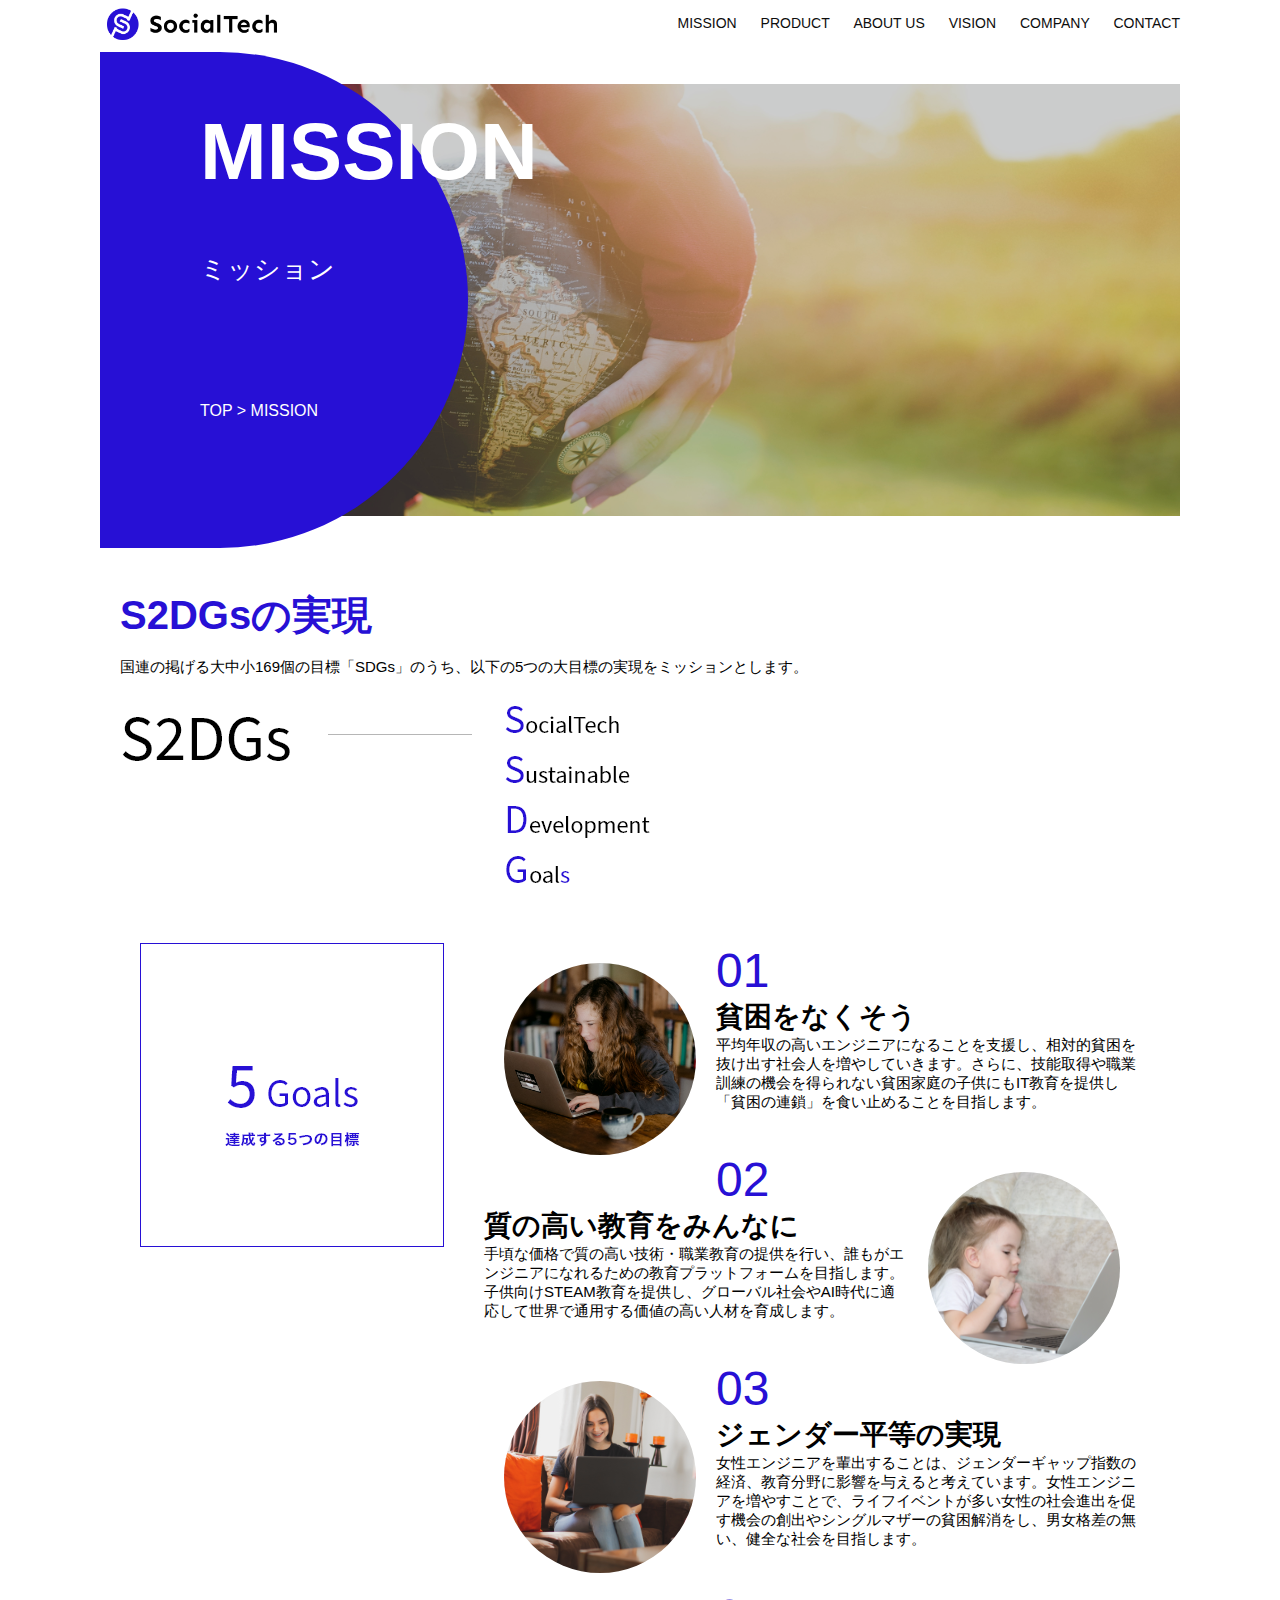
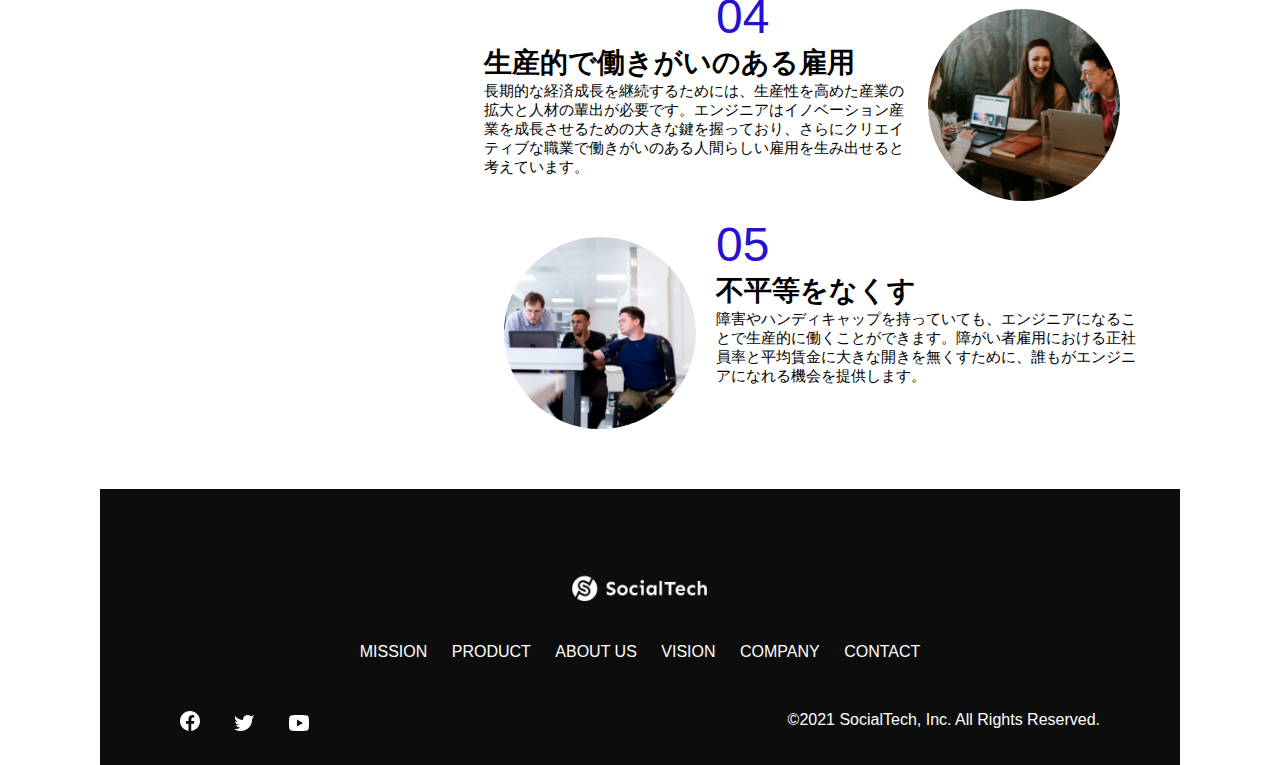
<file: kadai_tutorial_output/mission.html>
<!DOCTYPE html>
  <html>
  <head>
    <title>SocialTech - MISSION ミッション -</title>
    <meta charset="UTF-8">
    <meta name="description" content="SocialTechが目指す5つの目標（S2DGs）を紹介します">
    <meta name="viewport" content="width=device-width, initial-scale=1.0">
    <link rel="stylesheet" href="style.css">
  </head>
 
  <body>
    <!-- ヘッダー -->
    <header>
      <!-- ロゴ -->
      <a href="index.html" id="logo"><img src="images/logo.png" alt="トップページに戻る"></a>
  
      <!-- PC用ナビゲーション -->
      <nav id="nav-pc">
        <a href="mission.html">MISSION</a>
        <a href="product.html">PRODUCT</a>
        <a href="index.html#aboutus">ABOUT US</a>
        <a href="index.html#vision">VISION</a>
        <a href="index.html#company">COMPANY</a>
        <a href="index.html#contact">CONTACT</a>
      </nav>
  
      <!-- スマホ用メニューボタン -->
      <img id="menu-sp" src="images/button-menu.png" alt="ナビゲーションを開く" onclick="document.getElementById('nav-sp').style.display = 'block'">
  
      <!-- スマホ用ナビゲーション -->
      <nav id="nav-sp">
        <img id="close" src="images/button-close.png" alt="ナビゲーションを閉じる" onclick="document.getElementById('nav-sp').style.display = 'none'">
        <a id="logo-sp" href="index.html" onclick="document.getElementById('nav-sp').style.display = 'none'"><img
            src="images/logo-sp.png" alt="トップページに戻る"></a>
        <a class="menu" href="mission.html" onclick="document.getElementById('nav-sp').style.display = 'none'">MISSION</a>
        <a class="menu" href="product.html" onclick="document.getElementById('nav-sp').style.display = 'none'">PRODUCT</a>
        <a class="menu" href="index.html#aboutus" onclick="document.getElementById('nav-sp').style.display = 'none'">ABOUT
          US</a>
        <a class="menu" href="index.html#vision"
          onclick="document.getElementById('nav-sp').style.display = 'none'">VISION</a>
        <a class="menu" href="index.html#company"
          onclick="document.getElementById('nav-sp').style.display = 'none'">COMPANY</a>
        <a class="menu" href="index.html#contact"
          onclick="document.getElementById('nav-sp').style.display = 'none'">CONTACT</a>
        <div id="sns">
          <a href="https://www.facebook.com/sejuku2013"><img src="images/button-facebook.png" alt="Facebookのリンク"></a>
          <a href="https://twitter.com/samuraijuku"><img src="images/button-twitter.png" alt="Twitterのリンク"></a>
          <a href="https://www.youtube.com/channel/UCCFOQO5aDK0xXam4cUQXT8g"><img src="images/button-youtube.png" alt="YouTubeのリンク"></a>
        </div>
      </nav>
    </header>

    <main>
      <article>
        <section id="mission-main">
          <div id="mission-title">
            <h1>MISSION</h1>
            <span>ミッション</span>
            <div>TOP > MISSION</div>
          </div>
        </section>

        <section id="mission-s2dgs">
          <h2 class="mission-h2">S2DGsの実現</h2>
          <p>国連の掲げる大中小169個の目標「SDGs」のうち、以下の5つの大目標の実現をミッションとします。</p>
          <img src="images/mission/mission-s2dgs.png" alt="S2DGs">
        </section>

        <section id="mission-5goals">
          <div>
            <img id="s2dgs-images" src="images/mission/mission-5goals.png" alt="5Goals">
          </div>

          
          <div>
            <div>
              <img class="fivegoals-image-left" src="images/mission/mission-5goals01.png" alt="PCを操作する女の子">
              <span class="fivegoals-number">01</span>
              <h3 class="fivegoals-h3">貧困をなくそう</h3>
              <p class="fivegoals-p">
                平均年収の高いエンジニアになることを支援し、相対的貧困を抜け出す社会人を増やしていきます。さらに、技能取得や職業訓練の機会を得られない貧困家庭の子供にもIT教育を提供し「貧困の連鎖」を食い止めることを目指します。
              </p>  
            </div>

            <div>
              <img class="fivegoals-image-right" src="images/mission/mission-5goals02.png" alt="PCを見つめる小さい女の子">
              <span class="fivegoals-number">02</span>
              <h3 class="fivegoals-h3">質の高い教育をみんなに</h3>
              <p class="fivegoals-p">
                手頃な価格で質の高い技術・職業教育の提供を行い、誰もがエンジニアになれるための教育プラットフォームを目指します。子供向けSTEAM教育を提供し、グローバル社会やAI時代に適応して世界で通用する価値の高い人材を育成します。
              </p>  
            </div>

            <div>
              <img class="fivegoals-image-left" src="images/mission/mission-5goals03.png" alt="PCを操作する女性">
              <span class="fivegoals-number">03</span>
              <h3 class="fivegoals-h3">ジェンダー平等の実現</h3>
              <p class="fivegoals-p">
                女性エンジニアを輩出することは、ジェンダーギャップ指数の経済、教育分野に影響を与えると考えています。女性エンジニアを増やすことで、ライフイベントが多い女性の社会進出を促す機会の創出やシングルマザーの貧困解消をし、男女格差の無い、健全な社会を目指します。
              </p>  
            </div>

            <div>
              <img class="fivegoals-image-right" src="images/mission/mission-5goals04.png" alt="笑顔で話し合う3人の男女">
              <span class="fivegoals-number">04</span>
              <h3 class="fivegoals-h3">生産的で働きがいのある雇用</h3>
              <p class="fivegoals-p">
                長期的な経済成長を継続するためには、生産性を高めた産業の拡大と人材の輩出が必要です。エンジニアはイノベーション産業を成長させるための大きな鍵を握っており、さらにクリエイティブな職業で働きがいのある人間らしい雇用を生み出せると考えています。
              </p>  
            </div>

            <div>
              <img class="fivegoals-image-left" src="images/mission/mission-5goals05.png" alt="障害を持つ男性が生き生きと働く様子">
              <span class="fivegoals-number">05</span>
              <h3 class="fivegoals-h3">不平等をなくす</h3>
              <p class="fivegoals-p">
                障害やハンディキャップを持っていても、エンジニアになることで生産的に働くことができます。障がい者雇用における正社員率と平均賃金に大きな開きを無くすために、誰もがエンジニアになれる機会を提供します。
              </p>  
            </div>
          </div>
        </section>
      </article>

      <footer>
        <div id="footer-logo">
          <img src="images/logo-sp.png" alt="SocialTech">
        </div>
        <div id="footer-link">
          <a href="mission.html">MISSION</a>
          <a href="product.html">PRODUCT</a>
          <a href="index.html#aboutus">ABOUT US</a>
          <a href="index.html#vision">VISION</a>
          <a href="index.html#company">COMPANY</a>
          <a href="index.html#contact">CONTACT</a>
        </div>
        <div id="sns-footer">
          <a href="https://www.facebook.com/sejuku2013"><img src="images/button-facebook.png" alt="Facebookのリンク"></a>
          <a href="https://twitter.com/samuraijuku"><img src="images/button-twitter.png" alt="Twitterのリンク"></a>
          <a href="https://www.youtube.com/channel/UCCFOQO5aDK0xXam4cUQXT8g"><img src="images/button-youtube.png" alt="YouTubeのリンク"></a>
          <span id="copyright">&copy;2021 SocialTech, Inc. All Rights Reserved. </span>
        </div>
      </footer>
    </main>
  </body>
 
  </html>
</file>
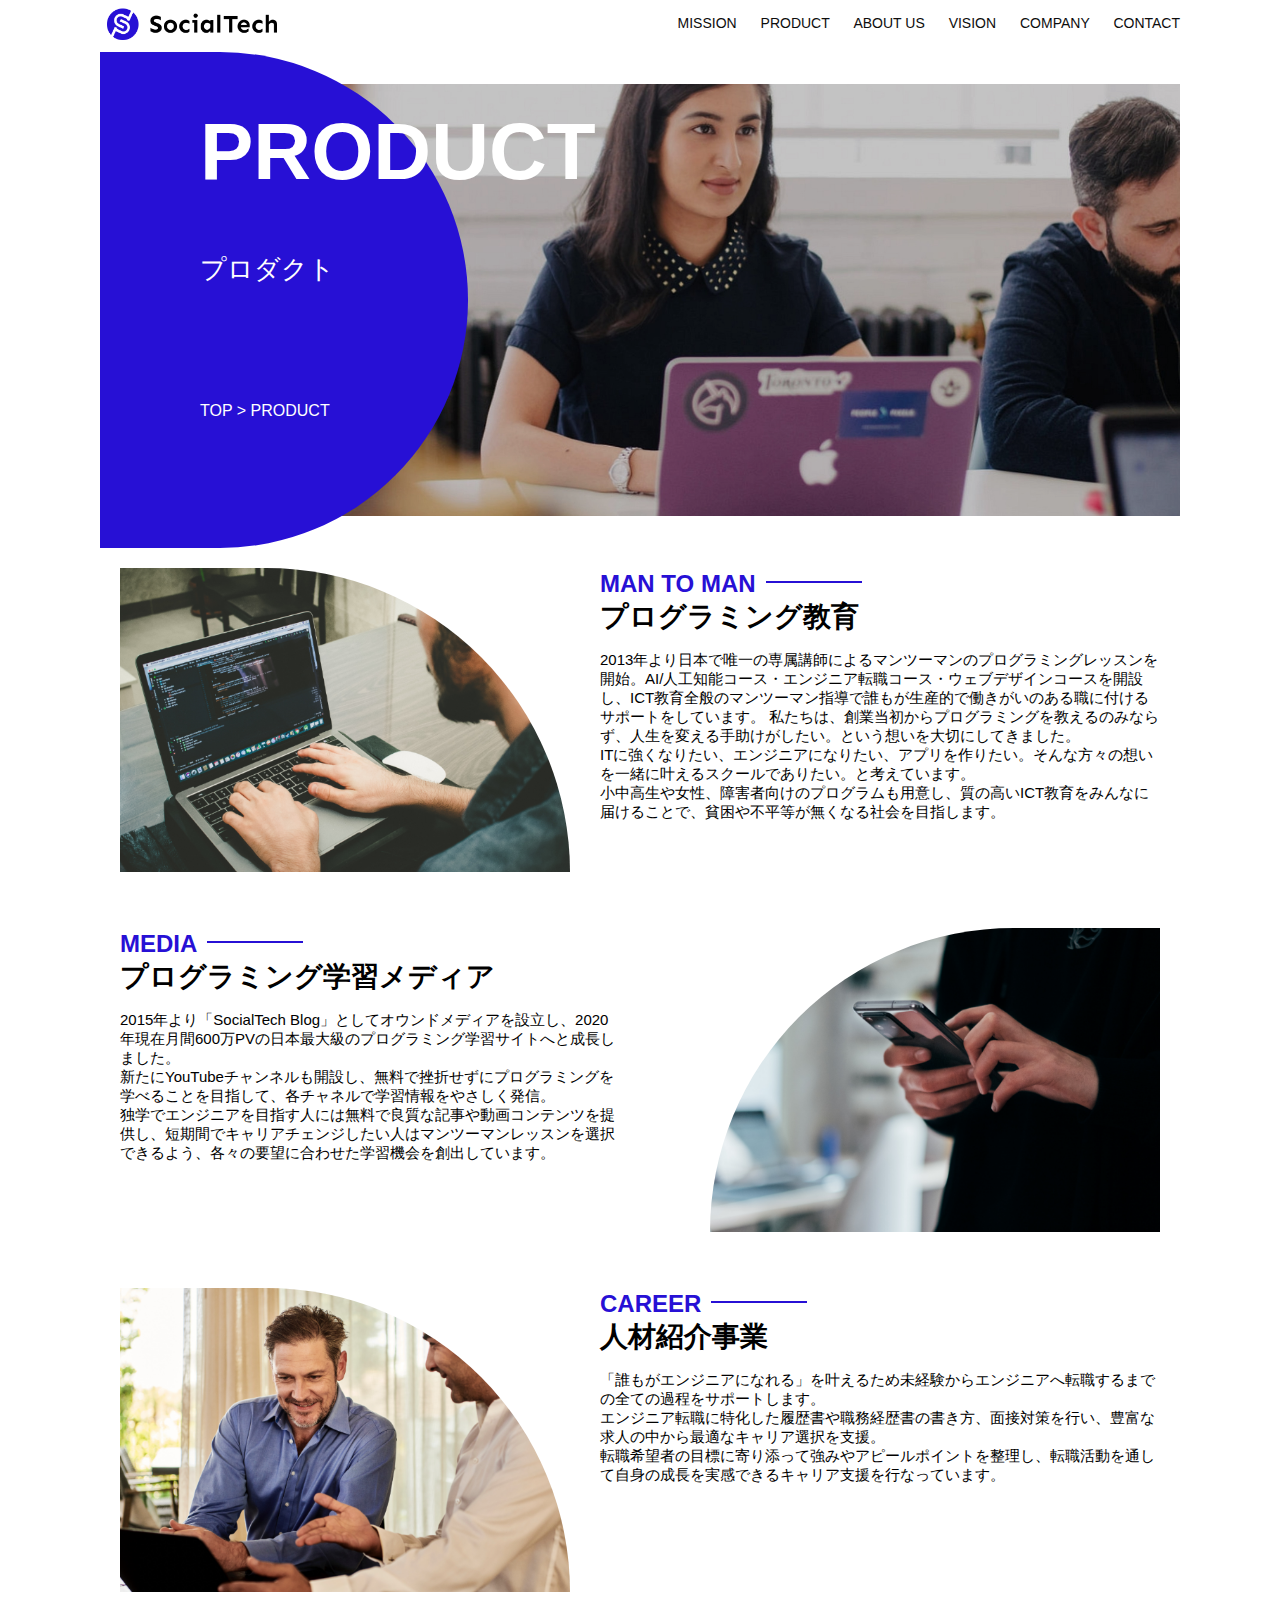
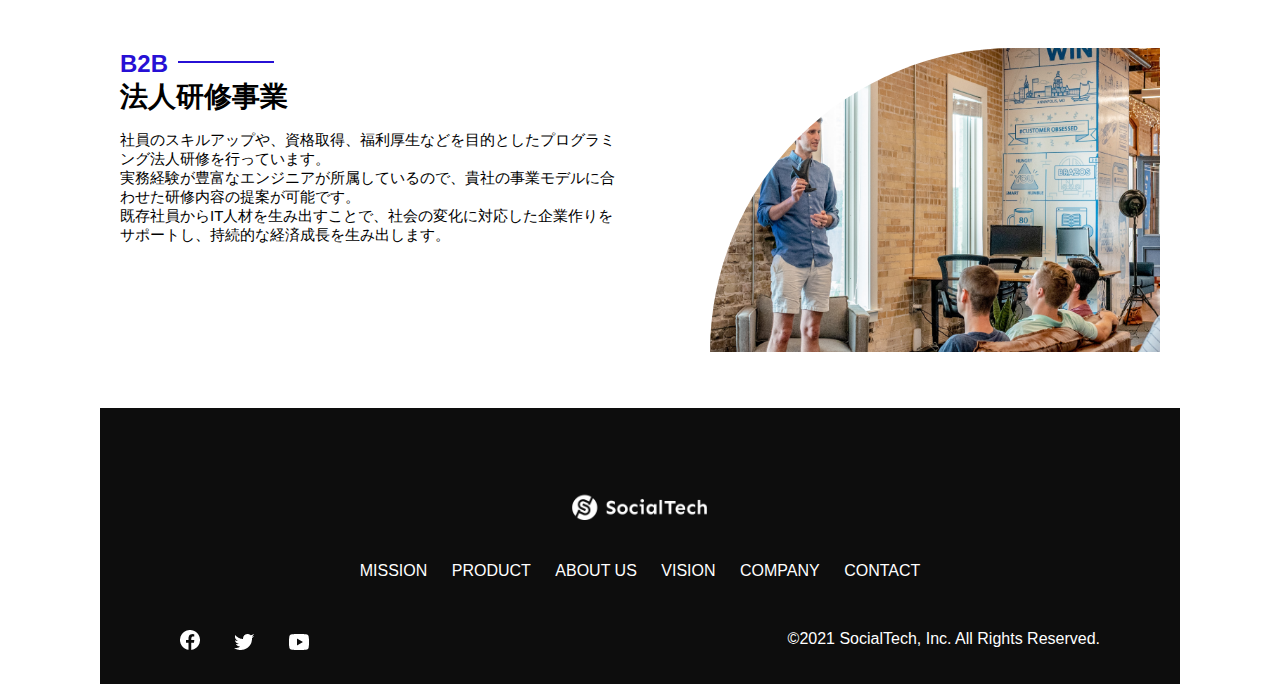
<file: kadai_tutorial_output/product.html>
<!DOCTYPE html>
  <html>
  <head>
    <title>SocialTech - PRODUCT プロダクト -</title>
    <meta charset="UTF-8">
    <meta name="description" content="SocialTechの4つのプロダクトを紹介します">
    <meta name="viewport" content="width=device-width, initial-scale=1.0">
    <link rel="stylesheet" href="style.css">
  </head>
  
  <body>
    <!-- ヘッダー -->
    <header>
      <!-- ロゴ -->
      <a href="index.html" id="logo"><img src="images/logo.png" alt="トップページに戻る"></a>
  
      <!-- PC用ナビゲーション -->
      <nav id="nav-pc">
        <a href="mission.html">MISSION</a>
        <a href="product.html">PRODUCT</a>
        <a href="index.html#aboutus">ABOUT US</a>
        <a href="index.html#vision">VISION</a>
        <a href="index.html#company">COMPANY</a>
        <a href="index.html#contact">CONTACT</a>
      </nav>
  
      <!-- スマホ用メニューボタン -->
      <img id="menu-sp" src="images/button-menu.png" alt="ナビゲーションを開く" onclick="document.getElementById('nav-sp').style.display = 'block'">
  
      <!-- スマホ用ナビゲーション -->
      <nav id="nav-sp">
        <img id="close" src="images/button-close.png" alt="ナビゲーションを閉じる" onclick="document.getElementById('nav-sp').style.display = 'none'">
        <a id="logo-sp" href="index.html" onclick="document.getElementById('nav-sp').style.display = 'none'"><img
            src="images/logo-sp.png" alt="トップページに戻る"></a>
        <a class="menu" href="mission.html" onclick="document.getElementById('nav-sp').style.display = 'none'">MISSION</a>
        <a class="menu" href="product.html" onclick="document.getElementById('nav-sp').style.display = 'none'">PRODUCT</a>
        <a class="menu" href="index.html#aboutus" onclick="document.getElementById('nav-sp').style.display = 'none'">ABOUT
          US</a>
        <a class="menu" href="index.html#vision"
          onclick="document.getElementById('nav-sp').style.display = 'none'">VISION</a>
        <a class="menu" href="index.html#company"
          onclick="document.getElementById('nav-sp').style.display = 'none'">COMPANY</a>
        <a class="menu" href="index.html#contact"
          onclick="document.getElementById('nav-sp').style.display = 'none'">CONTACT</a>
        <div id="sns">
          <a href="https://www.facebook.com/sejuku2013"><img src="images/button-facebook.png" alt="Facebookのリンク"></a>
          <a href="https://twitter.com/samuraijuku"><img src="images/button-twitter.png" alt="Twitterのリンク"></a>
          <a href="https://www.youtube.com/channel/UCCFOQO5aDK0xXam4cUQXT8g"><img src="images/button-youtube.png" alt="YouTubeのリンク"></a>
        </div>
      </nav>
    </header>

    <main>

      <article>
        <section id="product-main">
          <div id="product-title">
            <h1>PRODUCT</h1>
            <span>プロダクト</span>
            <div>TOP > PRODUCT</div>
          </div>
        </section>

        <section class="product-section1">
          <img src="images/product/product-mantoman.png" alt="PCでコードを書く男性">
          <div>
            <h2 class="product-h2">MAN TO MAN</h2>
            <h3 class="product-h3">プログラミング教育</h3>
            <p>
              2013年より日本で唯一の専属講師によるマンツーマンのプログラミングレッスンを開始。AI/人工知能コース・エンジニア転職コース・ウェブデザインコースを開設し、ICT教育全般のマンツーマン指導で誰もが生産的で働きがいのある職に付けるサポートをしています。
             私たちは、創業当初からプログラミングを教えるのみならず、人生を変える手助けがしたい。という想いを大切にしてきました。<br>ITに強くなりたい、エンジニアになりたい、アプリを作りたい。そんな方々の想いを一緒に叶えるスクールでありたい。と考えています。<br>小中高生や女性、障害者向けのプログラムも用意し、質の高いICT教育をみんなに届けることで、貧困や不平等が無くなる社会を目指します。
            </p>
          </div>
        </section>

        <section class="product-section2">
          <div>
            <h2 class="product-h2">MEDIA</h2>
            <h3 class="product-h3">プログラミング学習メディア</h3>
            <p>2015年より「SocialTech
             Blog」としてオウンドメディアを設立し、2020年現在月間600万PVの日本最大級のプログラミング学習サイトへと成長しました。<br>新たにYouTubeチャンネルも開設し、無料で挫折せずにプログラミングを学べることを目指して、各チャネルで学習情報をやさしく発信。<br>独学でエンジニアを目指す人には無料で良質な記事や動画コンテンツを提供し、短期間でキャリアチェンジしたい人はマンツーマンレッスンを選択できるよう、各々の要望に合わせた学習機会を創出しています。
            </p>
          </div>
          <img src="images/product/product-media.png" alt="スマートフォンを操作する人">
        </section>

        <section class="product-section1">
          <img src="images/product/product-career.png" alt="笑顔で話し合う2人の男性">
          <div>
            <h2 class="product-h2">CAREER</h2>
            <h3 class="product-h3">人材紹介事業</h3>
            <p>
              「誰もがエンジニアになれる」を叶えるため未経験からエンジニアへ転職するまでの全ての過程をサポートします。<br>エンジニア転職に特化した履歴書や職務経歴書の書き方、面接対策を行い、豊富な求人の中から最適なキャリア選択を支援。<br>転職希望者の目標に寄り添って強みやアピールポイントを整理し、転職活動を通して自身の成長を実感できるキャリア支援を行なっています。<br>
            </p>
          </div>
        </section>

        <section class="product-section2">
          <div>
            <h2 class="product-h2">B2B</h2>
            <h3 class="product-h3">法人研修事業</h3>
            <p>
              社員のスキルアップや、資格取得、福利厚生などを目的としたプログラミング法人研修を行っています。<br>実務経験が豊富なエンジニアが所属しているので、貴社の事業モデルに合わせた研修内容の提案が可能です。<br>既存社員からIT人材を生み出すことで、社会の変化に対応した企業作りをサポートし、持続的な経済成長を生み出します。
            </p>
          </div>
          <img src="images/product/product-b2b.png" alt="講演中の男性とそれを聴く人々">
        </section>

      </article>

      <footer>
        <div id="footer-logo">
          <img src="images/logo-sp.png" alt="SocialTech">
        </div>
        <div id="footer-link">
          <a href="mission.html">MISSION</a>
          <a href="product.html">PRODUCT</a>
          <a href="index.html#aboutus">ABOUT US</a>
          <a href="index.html#vision">VISION</a>
          <a href="index.html#company">COMPANY</a>
          <a href="index.html#contact">CONTACT</a>
        </div>
        <div id="sns-footer">
          <a href="https://www.facebook.com/sejuku2013"><img src="images/button-facebook.png" alt="Facebookのリンク"></a>
          <a href="https://twitter.com/samuraijuku"><img src="images/button-twitter.png" alt="Twitterのリンク"></a>
          <a href="https://www.youtube.com/channel/UCCFOQO5aDK0xXam4cUQXT8g"><img src="images/button-youtube.png" alt="YouTubeのリンク"></a>
          <span id="copyright">&copy;2021 SocialTech, Inc. All Rights Reserved. </span>
        </div>
      </footer>
    </main>
  </body>
  
  </html>
</file>
<file: kadai_012/style.css>
/* PC、スマホ共通スタイル */
body {
  font-family: "Source Sans Pro", "Hiragino Kaku Gothic ProN", "Meiryo", "Arial", sans-serif;
}

p {
  font-size: 15px;
}

/* PC用スタイル(px幅は一般的なお作法) */
body {
  max-width: 1080px;
  min-width: 960px;
  margin: 0 auto;
}

/* ヘッダー */
header {
  display: flex;
  justify-content: space-between;
}

/* ナビゲーションのレイアウト */
#nav-pc {
  font-size: 14px;
  padding-top: 15px;
}

/* ナビゲーションのリンクの装飾設定 */
#nav-pc > a {
  text-decoration: none;
  margin-left: 20px;
}

#nav-pc > a:link {
  color: #0d0d0d;
}

#nav-pc > a:visited {
  color: #0d0d0d;
}

#nav-pc > a:hover {
  color: #0d0d0d;
  text-decoration: underline;
}

#nav-pc > a:active {
  color: #0d0d0d;
}

/* メインビジュアル */
#main-visual {
  position: relative;
  height: 400px;
}

#main-message {
  position: absolute;
    top: 0;
    left: 0;
  background-color: #2710d5;
  color: #ffffff;
  border-radius: 0 0 476px 0;
  max-width: 620px;
  height: 100%;
  width: 100%;
  z-index: 11;
}

#main-message > h1 {
  font-size: 60px;
  font-weight: bold;
  margin: 100px 0 0 50px;
}
#main-message > p {
  font-size: 28px;
  margin: 0 0 0 50px;
}

#main-visual > img {
  max-width: 620px;
  border-radius: 476px 0 0 0;
  position: absolute;
    top: 0;
    right: 0;
    z-index: 10;
}

/* 見出し */
h2 {
  margin: 40px 0 0 0;
}

h2::after {
  content: url("images/line.png");
  margin-left: 10px;
}

h3 {
  font-size: 27px;
}

/* ミッション */
#mission {
  margin: 80px auto;
  width: 100%;
}

#mission-flex {
  width: 100%;
  display: flex;
    flex-direction: row;
}

#mission-flex > div {
  width: 50%;
  margin: 20px;
}

#mission-photo { 
  width: 100%;
}

#s2dgs {
  margin-top: 50px;
  width: 100%;
}

/* プロダクト */ 
#product {
  background-color: #fafafa;
  margin: 80px 0 80px 0;
  padding: 10px 40px 0px 40px;
}

/* 外枠 */
#product > div {
  margin-top: 40px;
  display: flex;
}

/* 左のカラム */
#product-left {
  width: 50%;
  margin-right: 20px;
}

/* 右のカラム */
#product-right {
  width: 50%;
  margin-left: 20px;
  margin-top: 80px;
}

/* 画像+説明の枠 */
#product-left > div {
  position: relative;
  height: 480px;
  margin-right: 20px;
}
#product-right > div {
  position: relative;
  height: 480px;
  margin-left: 20px;
}

/* 画像 */
.product-photo {
  width: 100%;
}

/* 説明文の枠 */
.product-explain {
  background-color: #ffffff;
  position: absolute;
    left: 0;
    top: 280px;
  margin: 0 40px 0 40px;
  padding: 20px;
  box-shadow: 5px 5px 10px rgba(0, 0, 0, 0.05);
}

/* 説明文の英語 */
.product-explain > span {
  color: #2710d5;
  font-weight: bold;
  font-size: 16px;
  margin: 0;
}

/* 説明文の見出し */
.product-explain > h3 {
  font-size: 20px;
  margin: 5px 0 5px 0;
}

/* 説明文 */
.product-explain > p {
  font-size: 14px;
  margin: 0;
}

/* 「もっとみる」ボタン */
#product-more {
  margin: 0 auto -42px auto;
}

/* ABOUT US */
#aboutus {
  margin: 80px auto 80px auto;
}

/* 3つの組織文化と画像を入れる枠 */
#aboutus > div {
  display: flex;
}

/* 画像 */
.culture-img {
  width: 100%;
  align-self: flex-start;
}
.culture-img2 {
  margin-top: 50px;
  width: 100%;
}

/* 3つの組織文化の表 */
.culture-table {
  margin-right: 50px;
}

/* 番号 */
.culture-num {
  font-size: 80px;
  color: #2710d5;
  margin: 0 20px 0 0;
}

/* 組織文化英語 */
.culture-en {
  color: #2710d5;
  font-weight: bold;
  font-size: 24px;
  display: block;
}

/* 組織文化日本語 */
.culture-jp {
  font-size: 28px;
  font-weight: bold;
}

/* 説明文 */
.culture-description {
  margin: 0;
}

/* ビジョン */
#vision {
  margin: 80px auto;
}

/* セクション内の外枠 */
#vision > div {
  width: 100%;
  display: flex;
  justify-content: space-between;
  flex-wrap: wrap;
}

/* 7つの行動指針の枠 */
.vision-box {
  width: 300px;
  height: 300px;
  margin-top: 30px;
  position: relative;
}

/* 7つの行動指針の中身 */
.vision-box > img {
  width: 100%;
  height: auto;
  position: absolute;
    top: 0;
    left: 0;
  z-index: 30;
}
.vision-box > span {
  position: absolute;
    top: 0;
    left: 0;
  z-index: 31;
  margin-right: 20px;
}
.vision-box > span > h4 {
  color: #2710d5;
  font-size: 19px;
  margin: 80px 0 0 0;
}
.vision-box > span > h4::first-letter {
  font-size: 40px;
}
.vision-box > span > h5 {
  font-size: 20px;
  margin: 0;
}
.vision-box > span > p {
  margin: 10px 0 0 0;
}

/* 導入企業 */
#cases {
  margin: 40px auto;
  width: 100%;
}
#cases > ul {
  display: flex;
    justify-content: space-between;
  list-style: none;
}
#cases > ul > li {
  width: 33%;
  margin: 20px;
}
.case-card {
  background-color: #ffffff;
  min-height: 400px;
  box-shadow: 5px 5px 15px rgba(0, 0, 0, 0.2);
}
.case-img {
  width: 100%;
}
.case-info {
  padding: 10px 20px;
}
.case-name {
  color: #2710d5;
  font-size: 19px;
}
.case-content {
  font-size: 14px;
}

/* 会社概要 */
#company {
  margin: 80px auto;
}
/* 表 */
#company-table {
  width: 100%;
}
.tableheader {
  text-align: lefft;
  padding: 20px;
  border-bottom-color: #2710d5;
  border-bottom-width: 1px;
  border-bottom-style: solid;
  width: 100px;
}
.tableheader-first {
  text-align: left;
  padding: 20px;
  border-bottom-color: #2710d5;
  border-bottom-width: 1px;
  border-bottom-style: solid;
  border-top-color: #2710d5;
  border-top-width: 1px;
  border-top-style: solid;
  width: 100px;
}
.cell {
  padding: 30px;
  border-bottom-color: #ececec;
  border-bottom-width: 1px;
  border-bottom-style: solid;
}
.cell-first {
  padding: 30px;
  border-bottom-color: #ececec;
  border-bottom-width: 1px;
  border-bottom-style: solid;
  border-top-color: #ececec;
  border-top-width: 1px;
  border-top-style: solid;
}

/* 埋め込み */
#company > iframe {
  width: 100%;
  height: 368px;
  margin-top: 40px;
}

/* お問い合わせ */
#contact {
  margin: 80px auto;
}

/* フォーム外枠 */
#contact > form > div {
  display: flex;
  flex-direction: row;
  flex-wrap: wrap;
  padding-bottom: 30px;
}

/* フォーム見出し */
.contact-heading {
  width: 240px;
  align-self: center;
}
/* 見出しのラベル */
.contact-label {
  font-weight: bold;
}
/* 必須 */
.contact-span {
  color: #ce2222;
  margin: 0 0 0 20px;
  font-weight: bold;
}

/* テキストボックス */
.contact-textbox {
  border-top: 0;
  border-left: 0;
  border-right: 0;
  border-bottom: solid 1px #707070;
  background-color: #fafafa;
  width: 400px;
  height: 56px;
}
/* お問い合わせ内容のテキストエリア */
.contact-textarea {
  border-top: 0;
  border-left: 0;
  border-right: 0;
  border-bottom: solid 1px #707070;
  background-color: #fafafa;
  width: 400px;
  height: 200px;
}

/* 個人情報の取り扱い（折りたたみ） */
details {
  width: 700px;
}
details > div {
  background-color: #fafafa;
  padding: 20px;
}
details > div > span {
  font-weight: bold;
}

/* フッター */
footer {
  background-color: #0d0d0d;
  text-align: center;
  padding: 80px 80px 30px 80px;
}
#footer-logo {
  margin-bottom: 30px;
}
/* リンクの装飾 */
#footer-link {
  margin-bottom: 50px;
}
#footer-link > a {
  text-decoration: none;
  margin: 10px;
}
#footer-link > a:link {
  color: #ffffff;
}
#footer-link > a:visited {
  color: #ffffff;
}
#footer-link > a:hover {
  color: #ffffff;
  text-decoration: underline;
}
#footer-link > a:active {
  color: #ffffff;
}
#sns-footer {
  text-align: left;
  width: 100%;
}
#sns-footer > a {
  margin-right: 30px;
}

/* コピーライト */
#copyright {
  color: #ffffff;
  float: right;
}
</file>
<file: kadai_013/style.css>
/* PC、スマホ共通スタイル */
body {
  font-family: "Source Sans Pro", "Hiragino Kaku Gothic ProN", Meiryo, Arial,
    sans-serif;
}

p {
  font-size: 15px;
}

#main-visual>img {
  width: 100%;
}

/*================
PC用のスタイル 
=================*/
@media screen and (min-width: 768px) {
  /* 横幅設定 */
  body {
    max-width: 1080px;
    min-width: 960px;
    margin: 0 auto 0 auto;
  }

  /* ヘッダー */
  header {
    display: flex;
    justify-content: space-between;
  }

  /* ナビゲーションのレイアウト */
  #nav-pc {
    text-align: right;
    font-size: 14px;
    padding-top: 15px;
  }

  /* スマホ用ナビゲーションの非表示 */
  #menu-sp {
    display: none;
  }
  #nav-sp {
    display: none;
  }

  /* ナビゲーションのリンクの装飾設定 */
  #nav-pc>a {
    text-decoration: none;
    margin-left: 20px;
  }

  #nav-pc>a:link {
    color: #0d0d0d;
  }

  #nav-pc>a:visited {
    color: #0d0d0d;
  }

  #nav-pc>a:hover {
    color: #0d0d0d;
    text-decoration: underline;
  }

  #nav-pc>a:active {
    color: #0d0d0d;
  }
}

/* ==============
スマホ用スタイル 
===============*/
@media screen and (max-width: 767px) {
  body {
    min-width: 375px;
    margin: 0;
  }
  #nav-pc {
    display: none;
  }
  #menu-sp {
    float: right;
    padding: 0;
  }
  #nav-sp {
    background-color: #ce933e;
    position: absolute;
      left: 0;
      top: 0;
    height: 100%;
    width: 100%;
    display: none;
    z-index: 100;
  }
  #close {
    position: absolute;
      top: 20px;
      right: 20px;
  }
  #logo-sp {
    margin: 80px 0 30px 20px;
  }
  #nav-sp > a {
    display: block;
  }
  #nav-sp > a:link {
    color: #ffffff;
  }
  #nav-sp > a:visited {
    color: #ffffff;
  }
  #nav-sp > a:hover {
    color: #ffffff;
    text-decoration: underline;
  }
  #nav-sp > a:active {
    color: #ffffff;
  }
  #nav-sp > .menu {
    text-decoration: none;
    display: block;
    margin: 0 20px;
    height: 44px;
    font-size: 16px;
    background-image: url("images/arrow.png");
    background-repeat: no-repeat;
    background-position: right top;
  }
}
</file>
<file: kadai_tutorial_output/style.css>
/* PC、スマホ共通スタイル */
body {
  font-family: "Source Sans Pro", "Hiragino Kaku Gothic ProN", "Meiryo", "Arial", sans-serif;
}

p {
  font-size: 15px;
}



/* ===================
    PC用スタイル
====================*/
@media screen and (min-width: 768px) {
  
  /* 横幅設定（px幅は一般的なお作法） */
  body {
    max-width: 1080px;
    min-width: 960px;
    margin: 0 auto;
  }

  /* ヘッダー */
  header {
    display: flex;
    justify-content: space-between;
  }

  /* ナビゲーションのレイアウト */
  #nav-pc {
    font-size: 14px;
    padding-top: 15px;
  }

  /* ナビゲーションのリンクの装飾設定 */
  #nav-pc > a {
    text-decoration: none;
    margin-left: 20px;
  }

  #nav-pc > a:link {
    color: #0d0d0d;
  }

  #nav-pc > a:visited {
    color: #0d0d0d;
  }

  #nav-pc > a:hover {
    color: #0d0d0d;
    text-decoration: underline;
  }

  #nav-pc > a:active {
    color: #0d0d0d;
  }

  /* スマホ用ナビを非表示 */
  #nav-sp, #menu-sp {
    display: none;
  }

  /* メインビジュアル */
  #main-visual {
    position: relative;
    height: 400px;
  }

  #main-message {
    position: absolute;
      top: 0;
      left: 0;
    background-color: #2710d5;
    color: #ffffff;
    border-radius: 0 0 476px 0;
    max-width: 620px;
    height: 100%;
    width: 100%;
    z-index: 11;
  }

  #main-message > h1 {
    font-size: 60px;
    font-weight: bold;
    margin: 100px 0 0 50px;
  }
  #main-message > p {
    font-size: 28px;
    margin: 0 0 0 50px;
  }

  #main-visual > img {
    max-width: 620px;
    border-radius: 476px 0 0 0;
    position: absolute;
      top: 0;
      right: 0;
      z-index: 10;
  }

  /* 見出し */
  h2 {
    margin: 40px 0 0 0;
  }

  h2::after {
    content: url("images/line.png");
    margin-left: 10px;
  }

  h3 {
    font-size: 27px;
  }

  /* ミッション */
  #mission {
    margin: 80px auto;
    width: 100%;
  }

  #mission-flex {
    width: 100%;
    display: flex;
      flex-direction: row;
  }

  #mission-flex > div {
    width: 50%;
    margin: 20px;
  }

  #mission-photo { 
    width: 100%;
  }

  #s2dgs {
    margin-top: 50px;
    width: 100%;
  }

  /* プロダクト */ 
  #product {
    background-color: #fafafa;
    margin: 80px 0 80px 0;
    padding: 10px 40px 0px 40px;
  }

  /* 外枠 */
  #product > div {
    margin-top: 40px;
    display: flex;
  }

  /* 左のカラム */
  #product-left {
    width: 50%;
    margin-right: 20px;
  }

  /* 右のカラム */
  #product-right {
    width: 50%;
    margin-left: 20px;
    margin-top: 80px;
  }

  /* 画像+説明の枠 */
  #product-left > div {
    position: relative;
    height: 480px;
    margin-right: 20px;
  }
  #product-right > div {
    position: relative;
    height: 480px;
    margin-left: 20px;
  }

  /* 画像 */
  .product-photo {
    width: 100%;
  }

  /* 説明文の枠 */
  .product-explain {
    background-color: #ffffff;
    position: absolute;
      left: 0;
      top: 280px;
    margin: 0 40px 0 40px;
    padding: 20px;
    box-shadow: 5px 5px 10px rgba(0, 0, 0, 0.05);
  }

  /* 説明文の英語 */
  .product-explain > span {
    color: #2710d5;
    font-weight: bold;
    font-size: 16px;
    margin: 0;
  }

  /* 説明文の見出し */
  .product-explain > h3 {
    font-size: 20px;
    margin: 5px 0 5px 0;
  }

  /* 説明文 */
  .product-explain > p {
    font-size: 14px;
    margin: 0;
  }

  /* 「もっとみる」ボタン */
  #product-more {
    margin: 0 auto -42px auto;
  }

  /* ABOUT US */
  #aboutus {
    margin: 80px auto 80px auto;
  }

  /* 3つの組織文化と画像を入れる枠 */
  #aboutus > div {
    display: flex;
  }

  /* 画像 */
  .culture-img {
    width: 100%;
    align-self: flex-start;
  }
  .culture-img2 {
    margin-top: 50px;
    width: 100%;
  }

  /* 3つの組織文化の表 */
  .culture-table {
    margin-right: 50px;
  }

  /* 番号 */
  .culture-num {
    font-size: 80px;
    color: #2710d5;
    margin: 0 20px 0 0;
  }

  /* 組織文化英語 */
  .culture-en {
    color: #2710d5;
    font-weight: bold;
    font-size: 24px;
    display: block;
  }

  /* 組織文化日本語 */
  .culture-jp {
    font-size: 28px;
    font-weight: bold;
  }

  /* 説明文 */
  .culture-description {
    margin: 0;
  }

  /* ビジョン */
  #vision {
    margin: 80px auto;
  }

  /* セクション内の外枠 */
  #vision > div {
    width: 100%;
    display: flex;
    justify-content: space-between;
    flex-wrap: wrap;
  }

  /* 7つの行動指針の枠 */
  .vision-box {
    width: 300px;
    height: 300px;
    margin-top: 30px;
    position: relative;
  }

  /* 7つの行動指針の中身 */
  .vision-box > img {
    width: 100%;
    height: auto;
    position: absolute;
      top: 0;
      left: 0;
    z-index: 30;
  }
  .vision-box > span {
    position: absolute;
      top: 0;
      left: 0;
    z-index: 31;
    margin-right: 20px;
  }
  .vision-box > span > h4 {
    color: #2710d5;
    font-size: 19px;
    margin: 80px 0 0 0;
  }
  .vision-box > span > h4::first-letter {
    font-size: 40px;
  }
  .vision-box > span > h5 {
    font-size: 20px;
    margin: 0;
  }
  .vision-box > span > p {
    margin: 10px 0 0 0;
  }

  /* 会社概要 */
  #company {
    margin: 80px auto;
  }
  /* 表 */
  #company-table {
    width: 100%;
  }
  .tableheader {
    text-align: left;
    padding: 20px;
    border-bottom-color: #2710d5;
    border-bottom-width: 1px;
    border-bottom-style: solid;
    width: 100px;
  }
  .tableheader-first {
    text-align: left;
    padding: 20px;
    border-bottom-color: #2710d5;
    border-bottom-width: 1px;
    border-bottom-style: solid;
    border-top-color: #2710d5;
    border-top-width: 1px;
    border-top-style: solid;
    width: 100px;
  }
  .cell {
    padding: 30px;
    border-bottom-color: #ececec;
    border-bottom-width: 1px;
    border-bottom-style: solid;
  }
  .cell-first {
    padding: 30px;
    border-bottom-color: #ececec;
    border-bottom-width: 1px;
    border-bottom-style: solid;
    border-top-color: #ececec;
    border-top-width: 1px;
    border-top-style: solid;
  }

  /* 埋め込み */
  #company > iframe {
    width: 100%;
    height: 368px;
    margin-top: 40px;
  }

  /* お問い合わせ */
  #contact {
    margin: 80px auto;
  }

  /* フォーム外枠 */
  #contact > form > div {
    display: flex;
    flex-direction: row;
    flex-wrap: wrap;
    padding-bottom: 30px;
  }

  /* フォーム見出し */
  .contact-heading {
    width: 240px;
    align-self: center;
  }
  /* 見出しのラベル */
  .contact-label {
    font-weight: bold;
  }
  /* 必須 */
  .contact-span {
    color: #ce2222;
    margin: 0 0 0 20px;
    font-weight: bold;
  }

  /* テキストボックス */
  .contact-textbox {
    border-top: 0;
    border-left: 0;
    border-right: 0;
    border-bottom: solid 1px #707070;
    background-color: #fafafa;
    width: 400px;
    height: 56px;
  }
  /* お問い合わせ内容のテキストエリア */
  .contact-textarea {
    border-top: 0;
    border-left: 0;
    border-right: 0;
    border-bottom: solid 1px #707070;
    background-color: #fafafa;
    width: 400px;
    height: 200px;
  }

  /* 個人情報の取り扱い（折りたたみ） */
  details {
    width: 700px;
  }
  details > div {
    background-color: #fafafa;
    padding: 20px;
  }
  details > div > span {
    font-weight: bold;
  }

  /* フッター */
  footer {
    background-color: #0d0d0d;
    text-align: center;
    padding: 80px 80px 30px 80px;
  }
  #footer-logo {
    margin-bottom: 30px;
  }
  /* リンクの装飾 */
  #footer-link {
    margin-bottom: 50px;
  }
  #footer-link > a {
    text-decoration: none;
    margin: 10px;
  }
  #footer-link > a:link {
    color: #ffffff;
  }
  #footer-link > a:visited {
    color: #ffffff;
  }
  #footer-link > a:hover {
    color: #ffffff;
    text-decoration: underline;
  }
  #footer-link > a:active {
    color: #ffffff;
  }
  #sns-footer {
    text-align: left;
    width: 100%;
  }
  #sns-footer > a {
    margin-right: 30px;
  }

  /* コピーライト */
  #copyright {
    color: #ffffff;
    float: right;
  }

  /* mission.html用のスタイル */
  /* ミッションのメインビジュアル */
  #mission-main {
    height: 496px;
    width: 100%;
    background-image: url("images/mission/mission-main.png");
    background-repeat: no-repeat;
    background-position-y: center;
  }
  #mission-title {
    background-color: #2710d5;
    width: 368px;
    color: #ffffff;
    height: 496px;
    border-radius: 0 248px 248px 0;
    position: relative;
  }
  #mission-title > h1 {
    position: absolute;
    top: 0;
    left: 100px;
    font-size: 80px;
  }
  #mission-title > span {
    position: absolute;
    top: 200px;
    left: 100px;
    font-size: 26px;
  }
  #mission-title > div {
    position: absolute;
    top: 350px;
    left: 100px;
    font-size: 16px;
  }

  /* ミッションS2DGs */
  #mission-s2dgs {
    width: 100%;
    margin: 20px;
  }
  .mission-h2 {
    color: #2710d5;
    font-size: 40px;
  }
  .mission-h2::after {
    content: none;
  }

  /* ミッション5Goals */
  #mission-5goals {
    margin: 20px;
    display: flex;
  }
  #mission-5goals > div {
    flex-grow: 1;
    padding: 20px;
  }
  #mission-5goals > div > div {
    margin-bottom: 40px;
  }
  .fivegoals-image-right {
    float: right;
    margin: 20px;
  }
  .fivegoals-image-left {
    float: left;
    margin: 20px;
  }
  .fivegoals-number {
    color: #2710d5;
    font-size: 48px;
    margin: 0;
  }
  .fivegoals-h3 {
    font-size: 28px;
    margin: 0;
  }
  .fivegoals-p {
    margin: 0;
  }

  /* プロダクトページ */
  #product-main {
    height: 496px;
    width: 100%;
    background-image: url("images/product/product-main.png");
    background-repeat: no-repeat;
    background-position-y: center;
  }
  #product-title {
    background-color: #2710d5;
    width: 368px;
    color: #ffffff;
    height: 496px;
    border-radius: 0 248px 248px 0;
    position: relative;
  }
  #product-title > h1 {
    position: absolute;
      top: 0;
      left: 100px;
    font-size: 80px;
  }
  #product-title > span {
    position: absolute;
      top: 200px;
      left: 100px;
    font-size: 26px;
  }
  #product-title > div {
    position: absolute;
      top: 350px;
      left: 100px;
    font-size: 16px;
  }

  /* セクション1 */
  .product-section1 {
    position: relative;
    margin: 20px;
    height: 340px;
  }
  .product-section1 > img {
    position: absolute;
      top: 0;
      left: 0;
    width: 450px;
    margin: 0 40px 30px 0;
    border-radius: 0 432px 0 0;
  }
  .product-section1 > div {
    position: absolute;
      top: 0;
      left: 480px;
  }

  /* セクション2 */
  .product-section2 {
    position: relative;
    margin: 20px;
    height: 340px;
  }
  .product-section2 > img {
    position: absolute;
      top: 0;
      right: 0;
    width: 450px;
    margin: 0 0 30px 40px;
    border-radius: 432px 0 0 0;
  }
  .product-section2 > div {
    width: 500px;
    position: absolute;
      top: 0;
      left: 0;
  }
  .product-h2 {
    color: #2710d5;
    font-size: 24px;
    margin: 0;
  }
  .product-h3 {
    font-size: 28px;
    margin: 0;
  }
}

/* ===================
    スマホ用スタイル
====================*/
@media screen and (max-width: 767px) {
  body {
    min-width: 375px;
    margin: 0;
  }

  /* PC用ナビゲーション非表示 */
  #nav-pc {
    display: none;
  }

  /* ハンバーガーメニュー */
  #menu-sp {
    float: right;
    padding: 0;
  }

  /* スマホ用ナビゲーションの表示切替 */
  /* 初期状態、レイアウトと表示設定 */
  #nav-sp {
    background-color: #2710d5;
    position: absolute;
      left: 0;
      top: 0;
    height: 100%;
    width: 100%;
    display: none;
    z-index: 100;
  }

  /* ×ボタン */
  #close {
    position: absolute;
      top: 20px;
      right: 20px;
  }

  /* ナビゲーションメニュー用ロゴ */
  #logo-sp {
    margin: 80px 0 30px 20px;
  }

  /* ナビゲーションのリンクの装飾設定 */
  #nav-sp > a {
    display: block;
  }
  #nav-sp > a:link {
    color: #ffffff;
  }
  #nav-sp > a:visited {
    color: #ffffff;
  }
  #nav-sp > a:hover {
    color: #ffffff;
    text-decoration: underline;
  }
  #nav-sp > a:active {
    color: #ffffff;
  }
  #nav-sp > .menu {
    text-decoration: none;
    display: block;
    margin: 0 20px;
    height: 44px;
    font-size: 16px;
    background-image: url("images/arrow.png");
    background-repeat: no-repeat;
    background-position: right top;
  }
  #sns {
    position: absolute;
      bottom: 20px;
      left: 20px;
  }
  #sns > a {
    margin-right: 30px;
  }

  /* メインビジュアル */
  #main-visual {
    position: relative;
    height: 470px;
    width: 100%;
    overflow: hidden;
  }
  #main-visual > div {
    position: absolute;
      top: 0;
      left: 0;
    background-color: #2710d5;
    color: white;
    border-radius: 0 0 476px 0;
    text-align: center;
    height: 280px;
    width: 100%;
    z-index: 11;
  }
  #main-visual > div > h1 {
    font-size: 28px;
    margin: 90px 0 0 0;
  }
  #main-visual > div > p {
    margin: 0;
  }
  #main-visual > img {
    width: 100%;
    border-radius: 476px 0 0 0;
    z-index: 10;
    position: absolute;
      bottom: 0;
      right: 0;
  }

  /* 見出し */
  h2::after {
    content: url("images/line.png");
    margin-left: 10px;
  }
  h3 {
    font-size: 24px;
    margin: 10px 0 0 0;
  }

  /* ミッション */
  #mission {
    margin: 20px;
  }
  #mission-photo {
    width: 100%;
  }
  #s2dgs {
    width: 100%;
  }

  /* プロダクト */
  #product {
    background-color: #fafafa;
    padding-top: 10px;
  }
  #product h2 {
    margin-left: 20px;
  }

  /* 外枠 */
  /* 左右のカラム、スマホでは縦並び */
  #product-left, #product-right {
    margin-right: 20px;
    margin-left: 20px;
  }

  /* 画像＋説明の枠 */
  #product-left > div,
  #product-right > div {
    position: relative;
    height: 540px;
  }

  /* 説明文の枠 */
  .product-explain {
    background-color: #ffffff;
    position: absolute;
      left: 0;
      bottom: 50px;
    padding: 20px;
    box-shadow: 5px 5px 10px rgba(0, 0, 0, 0.05);
  }
  .product-explain > span {
    color: #2710d5;
    font-weight: bold;
    font-size: 16px;
    margin: 0;
  }
  .product-explain > h3 {
    margin: 10px 0;
  }

  /* 画像 */
  .product-photo {
    width: 100%;
  }
  #product-more > img {
    margin: 0 0 -42px 20px;
  }

  /* ABOUT US */
  #aboutus {
    margin: 80px 20px;
  }
  #aboutus > div {
    display: flex;
    flex-direction: column;
  }
  .culture-table {
    width: 100%;
    padding-right: 20px;
    order: 2;
  }
  .culture-img {
    width: 100%;
    order: 1;
  }
  .culture-img2 {
    width: 100%;
  }
  .culture-num {
    font-size: 80px;
    color: #2710d5;
  }
  .culture-en {
    color: #2710d5;
    font-weight: bold;
    font-size: 24px;
    display: block;
  }
  .culture-jp {
    display: block;
  }
  .culture-description {
    margin: 0;
  }

  /* ビジョン */
  #vision {
    margin: 80px 20px;
  }
  .vision-box {
    width: 300px;
    height: 300px;
    margin-bottom: 30px;
    position: relative;
  }
  .vision-box > img {
    width: 100%;
    height: auto;
    position: absolute;
      top: 0;
      left: 0;
    z-index: 30;
  }
  .vision-box > span {
    position: absolute;
      top: 0;
      left: 0;
    z-index: 31;
    margin-right: 20px;
  }
  .vision-box > span > h4 {
    color: #2710d5;
    font-size: 19px;
    margin: 60px 0 0 0;
  }
  .vision-box > span > h5 {
    font-size: 20px;
    margin: 0 0 0 0;
  }
  .vision-box > span > p {
    margin: 10px 0 0 0;
  }

  /* 会社概要 */
  #company {
    margin: 0 20px;
  }
  #company > h3 {
    margin-bottom: 20px;
  }
  #company-table {
    width: 100%;
  }
  .tableheader-first {
    text-align: left;
    padding: 20px;
    border-bottom-color: #2710d5;
    border-bottom-width: 1px;
    border-bottom-style: solid;
    border-top: solid 1px #2710d5;
    width: 50px;
  }
  .tableheader {
    text-align: left;
    padding: 20px;
    border-bottom: solid 1px #2710d5;
  }
  .cell {
    padding: 20px;
    border-bottom: solid 1px #ececec;
  }
  .cell-first {
    padding: 20px;
    border-bottom: solid 1px #ececec;
    border-top: solid 1px #ececec;
  }
  #company > iframe {
    width: 100%;
    height: 240px;
    margin: 40px 0 0 0;
  }

  /* お問い合わせ */
  #contact {
    margin: 80px 20px;
  }
  #contact > h3 {
    margin-bottom: 20px;
  }
  #contact > form > div {
    margin-bottom: 20px;
  }
  .contact-heading {
    margin-bottom: 20px;
  }

  /* ラベル */
  .contact-label {
    font-weight: bold;
  }

  /* 必須 */
  .contact-span {
    color: #ce2222;
    margin: 0 0 0 20px;
    font-weight: bold;
  }
  .contact-textbox {
    height: 56px;
    border-top: 0;
    border-left: 0;
    border-right: 0;
    background-color: #fafafa;
    border-bottom: solid 1px #707070;
    min-width: 300px;
    width: 100%;
  }
  .contact-textarea {
    height: 150px;
    border-top: 0;
    border-left: 0;
    border-right: 0;
    background-color: #fafafa;
    width: 100%;
  }
  .radiobutton {
    margin-bottom: 20px;
  }
  .radiobutton + label::after {
    content: "\A";
    white-space: pre;
  }

  /* フッター */
  footer {
    background-color: #0d0d0d;
    padding: 30px 20px 50px 20px;
  }
  #footer-logo {
    margin-bottom: 30px;
  }
  #footer-link {
    margin-bottom: 50px;
  }
  #footer-link > a {
    text-decoration: none;
    margin: 0 20px 30px 0;
    display: block;
    background-image: url("images/arrow.png");
    background-repeat: no-repeat;
    background-position: right top;
  }
  #footer-link > a:link {
    color: #ffffff;
  }
  #footer-link > a:visited {
    color: #ffffff;
  }
  #footer-link > a:hover {
    color: #ffffff;
    text-decoration: underline;
  }
  #footer-link > a:active {
    color: #ffffff;
  }
  #sns-footer > a {
    margin-right: 30px;
  }
  #copyright {
    font-size: 12px;
    display: block;
    margin-top: 30px;
    color: #ffffff;
  }

  /* mission.html用スタイル */
  /* ミッションのメインビジュアル */
  #mission-main {
    height: 256px;
    width: 100%;
    background-image: url("images/mission/mission-main.png");
    background-repeat: no-repeat;
    background-position-y: center;
    background-size: auto 208px;
  }
  #mission-title {
    background-color: #2710d5;
    width: 136px;
    color: #ffffff;
    height: 256px;
    border-radius:0 248px 248px 0;
    position: relative;
  }
  #mission-title > h1 {
    position: absolute;
      top: 0;
      left: 20px;
    font-size: 40px;
  }
  #mission-title > span {
    position: absolute;
      top: 110px;
      left: 20px;
    font-size: 18px;
  }
  #mission-title > div {
    position: absolute;
      top: 180px;
      left: 20px;
    font-size: 13px;
  }

  /* mission　S2DGsの設定 */
  #mission-s2dgs {
    margin: 20px;
  }
  .mission-h2 {
    color: #2710d5;
    font-size: 38px;
    margin: 0px;
  }
  .mission-h2::after {
    content: none;
  }
  #mission-s2dgs > img {
    width: 100%;
  }

  /* mission　5Goalsの設定 */
  #mission-5goals {
    margin: 20px;
  }
  #mission-5goals > div > div {
    margin-bottom: 40px;
  }
  #s2dgs-images {
    width: 100%;
  }
  .fivegoals-image-right {
    margin: 20px auto;
    display: block;
  }
  .fivegoals-image-left {
    margin: 20px auto;
    display: block;
  }
  .fivegoals-number {
    color: #2710d5;
    font-size: 48px;
    margin: 0;
  }
  .fivegoals-h3 {
    font-size: 28px;
    margin: 0;
  }
  .fivegoals-p {
    margin: 0;
  }

  /* プロダクトページ */
  #product-main {
    height: 256px;
    width: 100%;
    background-image: url("images/product/product-main.png");
    background-repeat: no-repeat;
    background-position-y: center;
    background-size: auto 208px;
  }
  #product-title {
    background-color: #2710d5;
    width: 136px;
    color: #ffffff;
    height: 256px;
    border-radius: 0 248px 248px 0;
    position: relative;
  }
  #product-title > h1 {
    position: absolute;
      top: 0;
      left: 20px;
    font-size: 40px;
  }
  #product-title > span {
    position: absolute;
      top: 110px;
      left: 20px;
    font-size: 18px;
  }
  #product-title > div {
    position: absolute;
      top: 180px;
      left: 20px;
    font-size: 13px;
  }

  .product-section1 {
    margin: 20px;
  }
  .product-section1 > img {
    width: 100%;
    border-radius: 0 300px 0 0;
  }
  .product-section2 {
    margin: 20px;
    display: flex;
      flex-direction: column;
  }
  .product-section2 > img {
    order: 1;
    width: 100%;
    border-radius: 300px 0 0 0;
  }
  .product-section2 > div {
    order: 2;
  }
  .product-h2 {
    color: #2710d5;
    font-size: 24px;
    margin: 0;
  }
  .product-h3 {
    font-size: 28px;
    margin: 0;
  }
}
</file>
